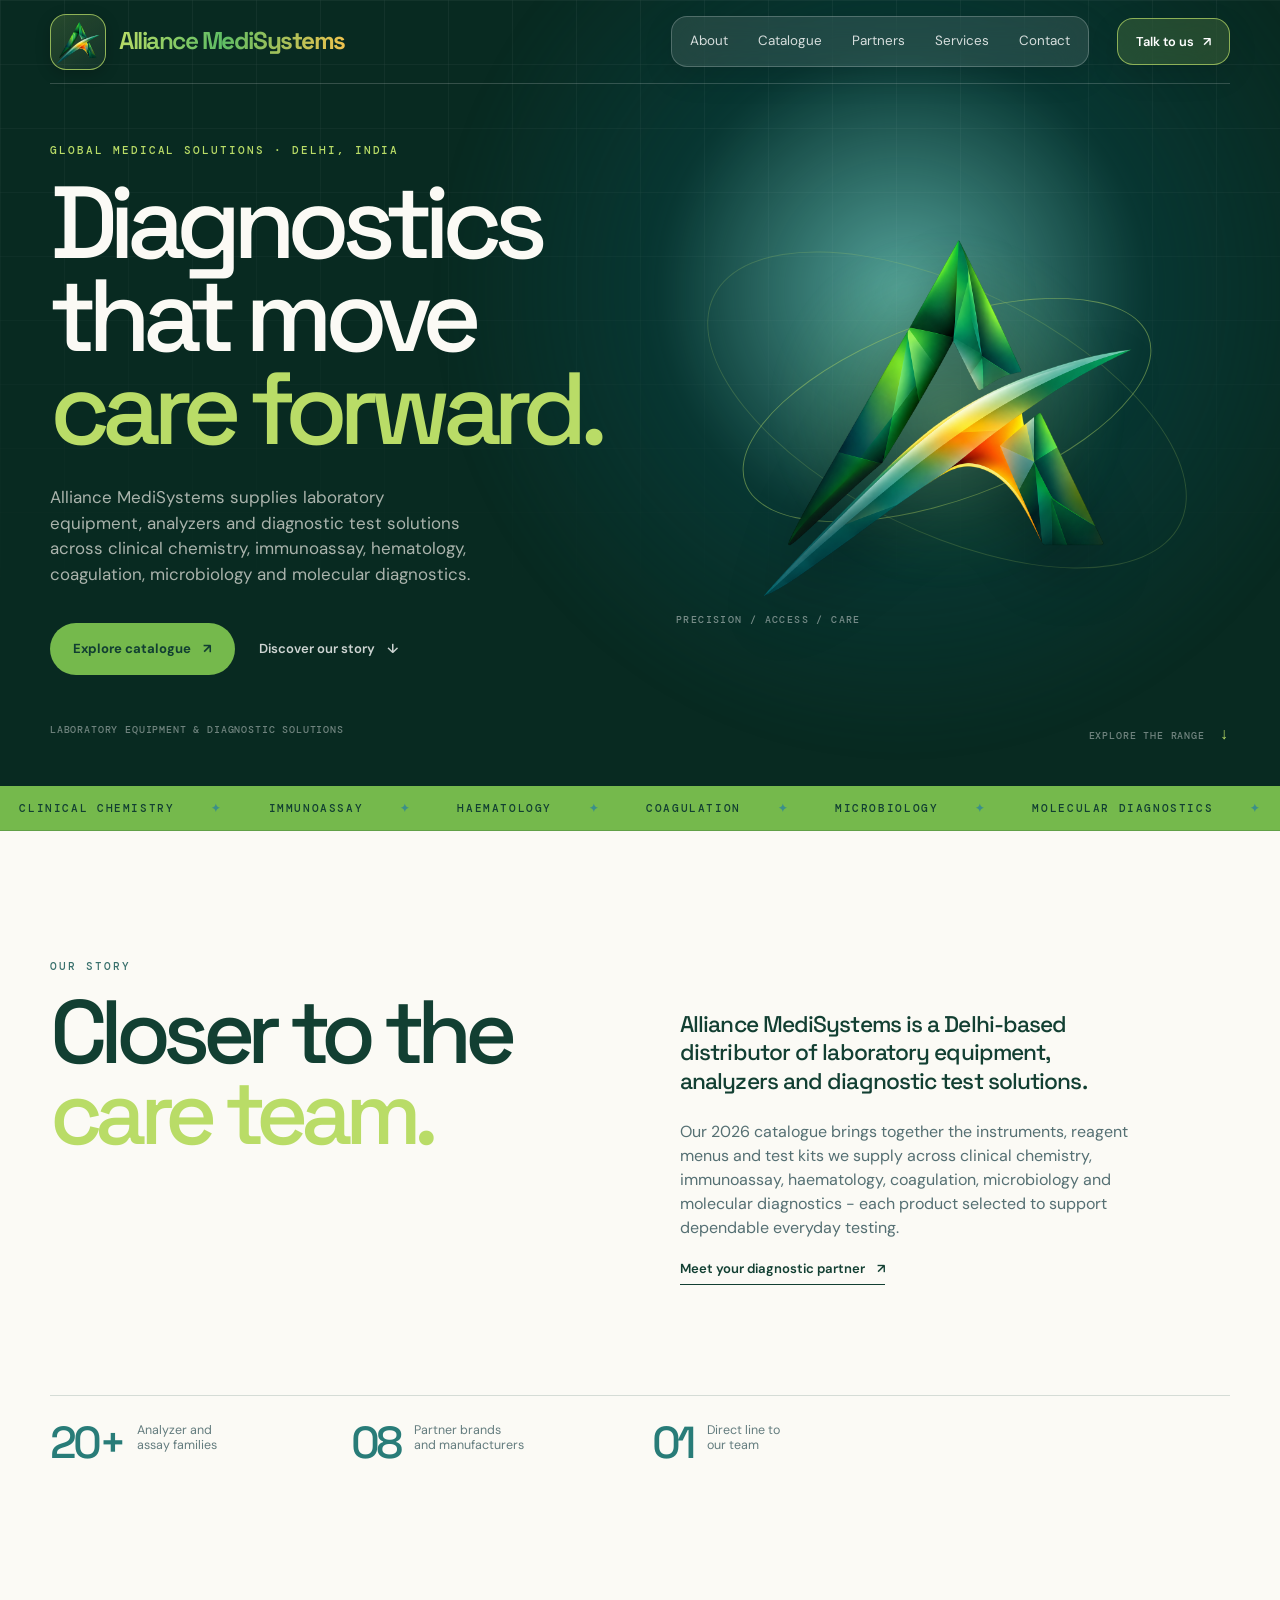
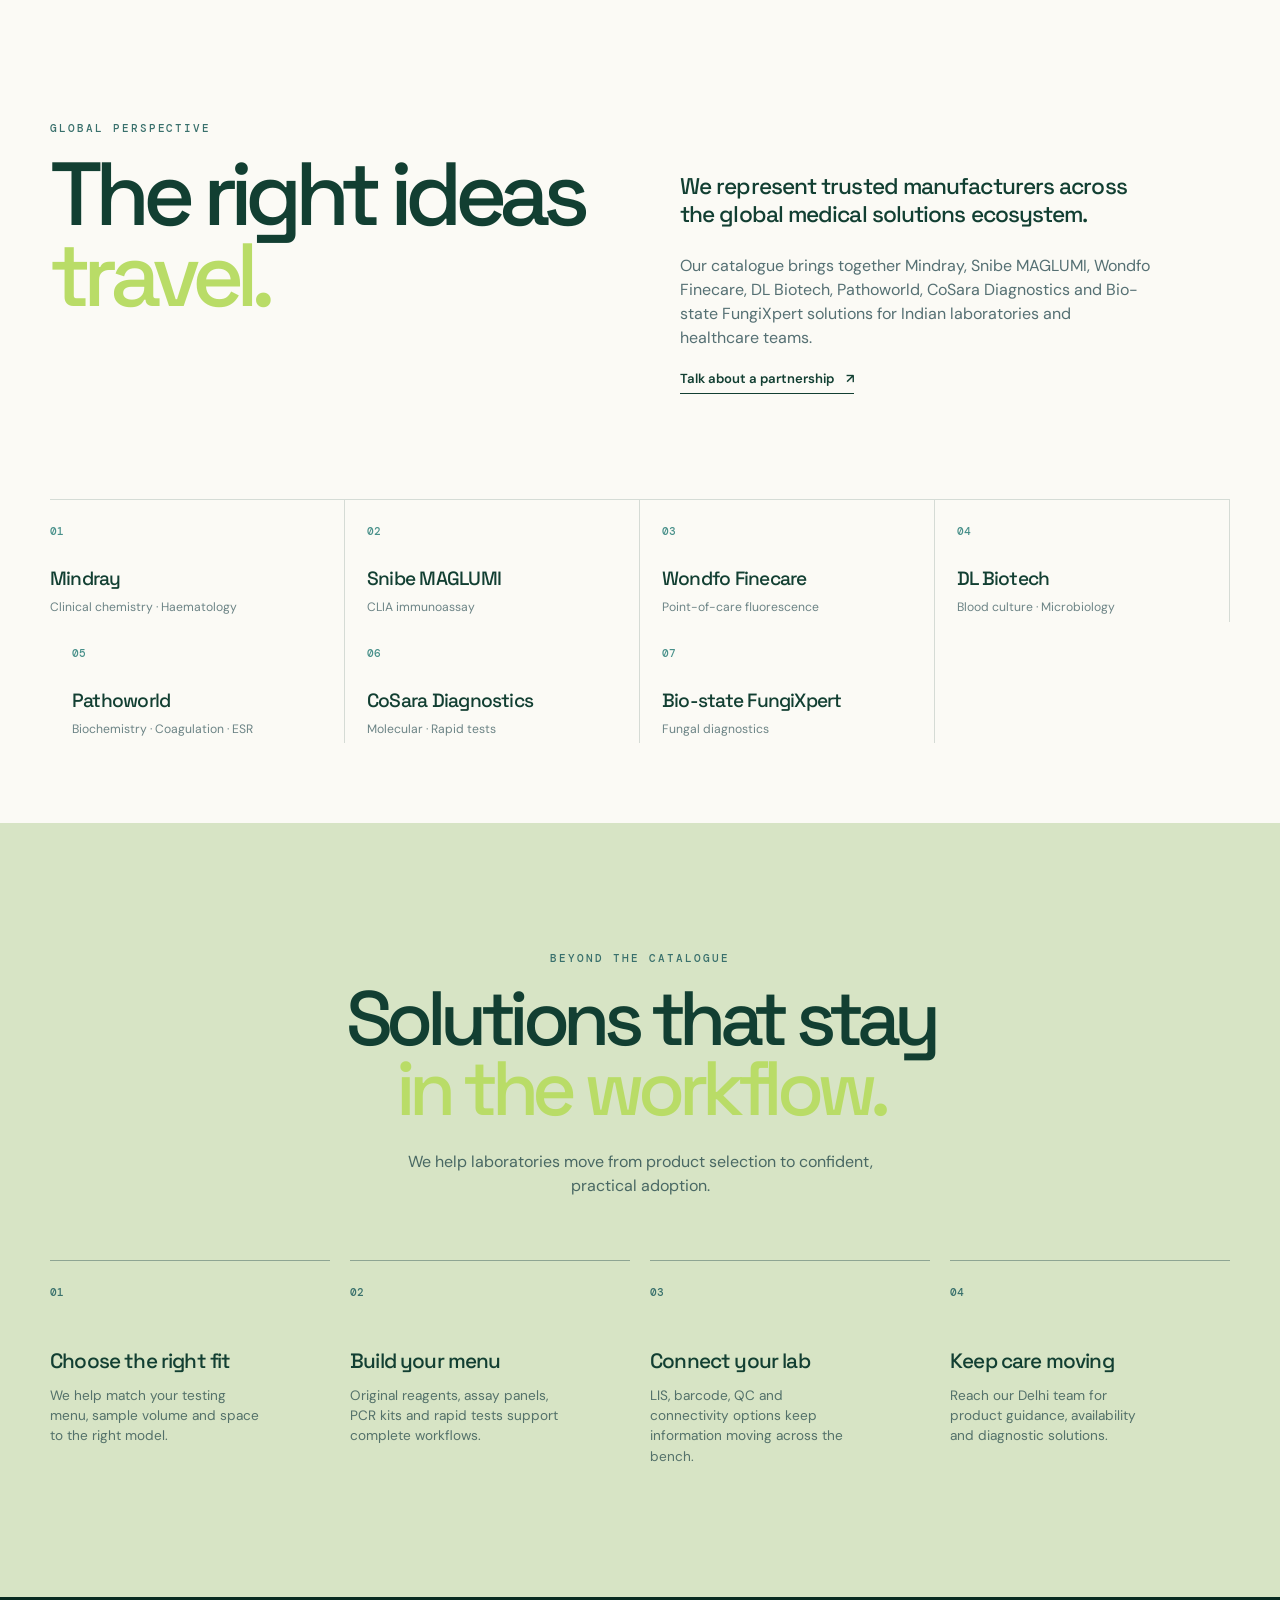
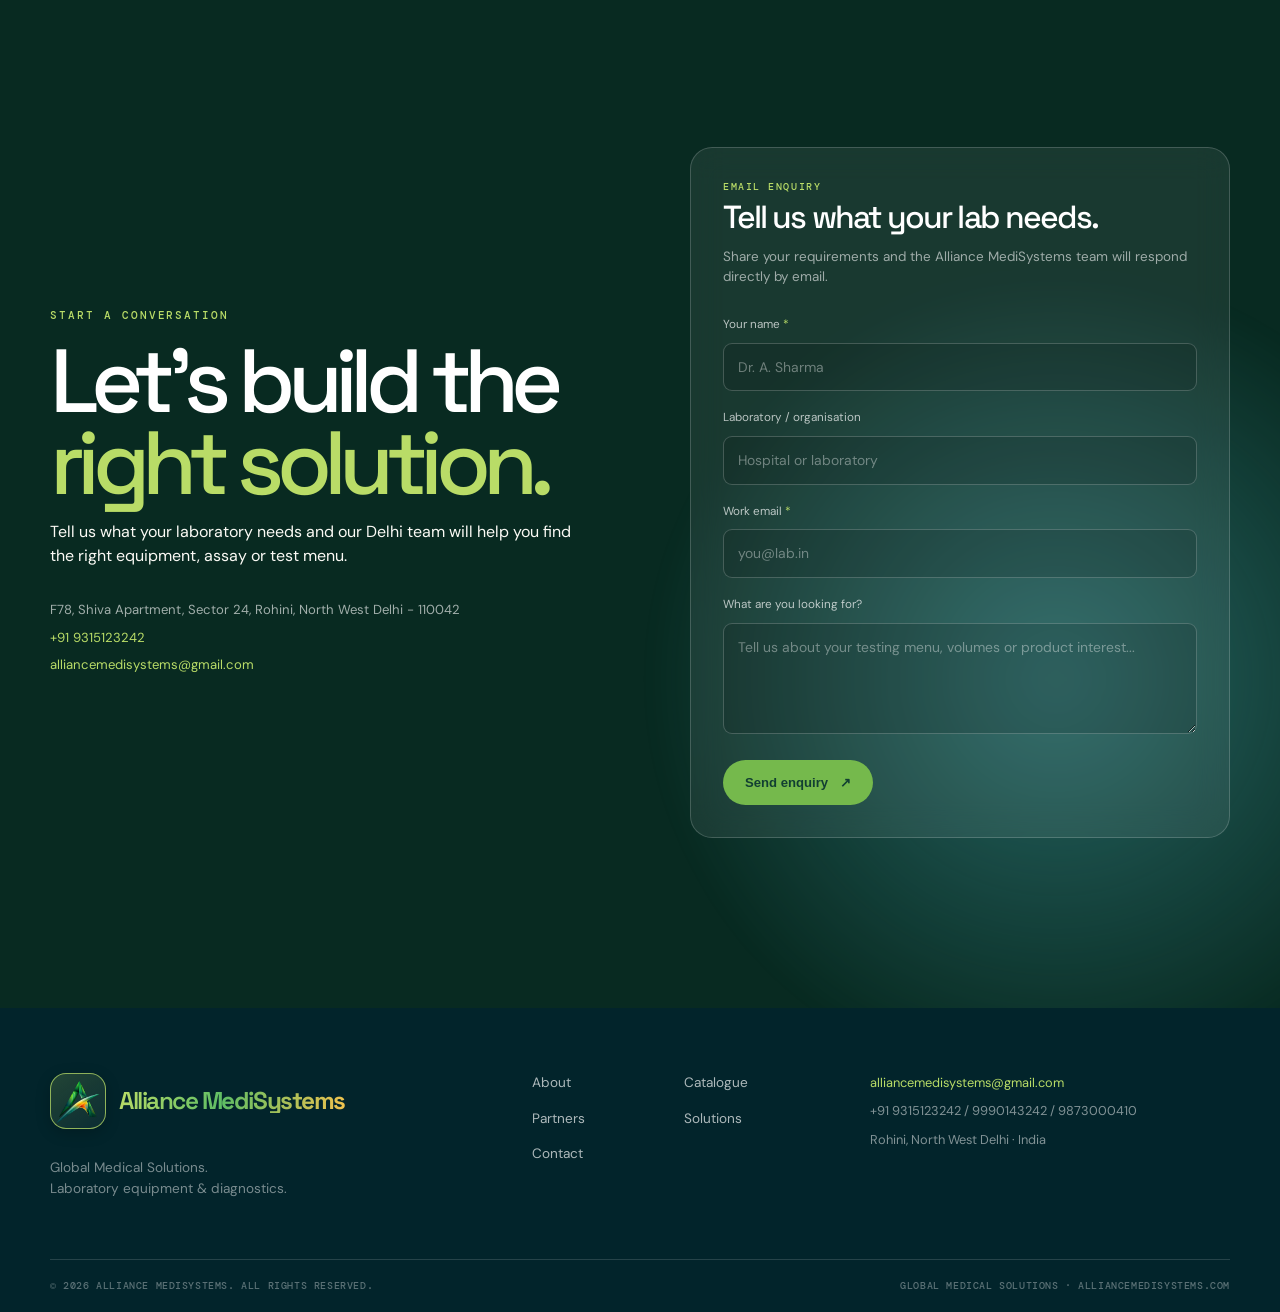
<file: index.html>
<!doctype html>
<html lang="en">
  <head>
    <meta charset="UTF-8" />
    <meta name="viewport" content="width=device-width, initial-scale=1.0" />
    <meta name="description" content="Alliance MediSystems brings dependable diagnostic instruments, assays and laboratory support to healthcare teams." />
    <meta name="theme-color" content="#062e35" />
    <title>Alliance MediSystems — Diagnostic confidence, delivered</title>
    <link rel="icon" href="alliance-logo-transparent.png" type="image/png" />
    <link rel="stylesheet" href="styles.css" />
  </head>
  <body>
    <header class="site-header">
      <div class="container nav-wrap">
        <a class="brand" href="#top" aria-label="Alliance MediSystems home">
          <span class="logo-box"><img src="alliance-logo-transparent.png" alt="" /></span>
          <span>Alliance <strong>MediSystems</strong></span>
        </a>
        <nav class="nav-links" aria-label="Primary navigation">
          <a href="#about">About</a>
          <a href="catalogue.html">Catalogue</a>
          <a href="#partners">Partners</a>
          <a href="#services">Services</a>
          <a href="contact.html">Contact</a>
        </nav>
        <a class="nav-cta" href="#contact">Talk to us <span aria-hidden="true">↗</span></a>
      </div>
    </header>

    <main id="top">
      <section class="hero section-dark">
        <div class="hero-glow"></div>
        <div class="hero-grid"></div>
        <div class="container hero-content">
          <div class="hero-copy">
            <p class="eyebrow">Global medical solutions · Delhi, India</p>
            <h1>Diagnostics that move<br /><em>care forward.</em></h1>
            <p class="hero-intro">Alliance MediSystems supplies laboratory equipment, analyzers and diagnostic test solutions across clinical chemistry, immunoassay, hematology, coagulation, microbiology and molecular diagnostics.</p>
            <div class="hero-actions">
              <a class="button button-primary" href="catalogue.html">Explore catalogue <span aria-hidden="true">↗</span></a>
              <a class="text-link" href="#about">Discover our story <span aria-hidden="true">↓</span></a>
            </div>
          </div>
          <div class="hero-stage hero-logo-stage" aria-label="Alliance MediSystems logo">
            <div class="orbit orbit-one"></div>
            <div class="orbit orbit-two"></div>
            <div class="hero-logo-halo"></div>
            <img class="hero-logo" src="alliance-logo-transparent.png" alt="Alliance MediSystems" />
            <div class="stage-label stage-label-bottom">PRECISION / ACCESS / CARE</div>
          </div>
        </div>
        <div class="container hero-foot">
          <span>Laboratory equipment & diagnostic solutions</span>
          <span class="scroll-cue">Explore the range <b>↓</b></span>
        </div>
      </section>

      <section class="ticker" aria-label="Company focus">
        <div class="ticker-track"><span>CLINICAL CHEMISTRY <b>✦</b></span><span>IMMUNOASSAY <b>✦</b></span><span>HAEMATOLOGY <b>✦</b></span><span>COAGULATION <b>✦</b></span><span>MICROBIOLOGY <b>✦</b></span><span>MOLECULAR DIAGNOSTICS <b>✦</b></span></div>
      </section>

      <section class="section section-paper" id="about">
        <div class="container split-layout">
          <div class="section-heading">
            <p class="eyebrow eyebrow-dark">Our story</p>
            <h2>Closer to the<br /><em>care team.</em></h2>
          </div>
          <div class="story-copy">
            <p class="lead">Alliance MediSystems is a Delhi-based distributor of laboratory equipment, analyzers and diagnostic test solutions.</p>
            <p>Our 2026 catalogue brings together the instruments, reagent menus and test kits we supply across clinical chemistry, immunoassay, haematology, coagulation, microbiology and molecular diagnostics - each product selected to support dependable everyday testing.</p>
            <a class="dark-link" href="#contact">Meet your diagnostic partner <span aria-hidden="true">↗</span></a>
          </div>
        </div>
        <div class="container stats-row">
          <div class="stat"><strong>20+</strong><span>Analyzer and<br />assay families</span></div>
          <div class="stat"><strong>08</strong><span>Partner brands<br />and manufacturers</span></div>
          <div class="stat"><strong>01</strong><span>Direct line to<br />our team</span></div>
        </div>
      </section>

      <section class="section section-paper partners-section" id="partners">
        <div class="container split-layout">
          <div class="section-heading"><p class="eyebrow eyebrow-dark">Global perspective</p><h2>The right ideas<br /><em>travel.</em></h2></div>
          <div class="story-copy"><p class="lead">We represent trusted manufacturers across the global medical solutions ecosystem.</p><p>Our catalogue brings together Mindray, Snibe MAGLUMI, Wondfo Finecare, DL Biotech, Pathoworld, CoSara Diagnostics and Bio-state FungiXpert solutions for Indian laboratories and healthcare teams.</p><a class="dark-link" href="#contact">Talk about a partnership <span aria-hidden="true">↗</span></a></div>
        </div>
        <div class="container partner-list">
          <div><span>01</span><strong>Mindray</strong><small>Clinical chemistry · Haematology</small></div>
          <div><span>02</span><strong>Snibe MAGLUMI</strong><small>CLIA immunoassay</small></div>
          <div><span>03</span><strong>Wondfo Finecare</strong><small>Point-of-care fluorescence</small></div>
          <div><span>04</span><strong>DL Biotech</strong><small>Blood culture · Microbiology</small></div>
          <div><span>05</span><strong>Pathoworld</strong><small>Biochemistry · Coagulation · ESR</small></div>
          <div><span>06</span><strong>CoSara Diagnostics</strong><small>Molecular · Rapid tests</small></div>
          <div><span>07</span><strong>Bio-state FungiXpert</strong><small>Fungal diagnostics</small></div>
        </div>
      </section>

      <section class="section section-sage" id="services">
        <div class="container">
          <div class="section-heading centered"><p class="eyebrow eyebrow-dark">Beyond the catalogue</p><h2>Solutions that stay<br /><em>in the workflow.</em></h2><p>We help laboratories move from product selection to confident, practical adoption.</p></div>
          <div class="service-steps">
            <div class="service-step"><span>01</span><h3>Choose the right fit</h3><p>We help match your testing menu, sample volume and space to the right model.</p></div>
            <div class="service-step"><span>02</span><h3>Build your menu</h3><p>Original reagents, assay panels, PCR kits and rapid tests support complete workflows.</p></div>
            <div class="service-step"><span>03</span><h3>Connect your lab</h3><p>LIS, barcode, QC and connectivity options keep information moving across the bench.</p></div>
            <div class="service-step"><span>04</span><h3>Keep care moving</h3><p>Reach our Delhi team for product guidance, availability and diagnostic solutions.</p></div>
          </div>
        </div>
      </section>

      <section class="section contact-section section-dark" id="contact">
        <div class="hero-glow contact-glow"></div>
        <div class="container contact-layout">
          <div class="section-heading"><p class="eyebrow">Start a conversation</p><h2>Let’s build the<br /><em>right solution.</em></h2><p>Tell us what your laboratory needs and our Delhi team will help you find the right equipment, assay or test menu.</p><div class="contact-details"><span>F78, Shiva Apartment, Sector 24, Rohini, North West Delhi - 110042</span><a href="tel:+919315123242">+91 9315123242</a><a href="mailto:alliancemedisystems@gmail.com">alliancemedisystems@gmail.com</a></div></div>
          <div class="contact-card">
            <p class="form-eyebrow">Email enquiry</p><h3 class="form-title">Tell us what your lab needs.</h3><p class="form-intro">Share your requirements and the Alliance MediSystems team will respond directly by email.</p>
            <form action="mailto:alliancemedisystems@gmail.com" method="post" enctype="text/plain">
              <label for="name">Your name <span>*</span></label><input id="name" name="name" type="text" placeholder="Dr. A. Sharma" required />
              <label for="organisation">Laboratory / organisation</label><input id="organisation" name="organisation" type="text" placeholder="Hospital or laboratory" />
              <label for="email">Work email <span>*</span></label><input id="email" name="email" type="email" placeholder="you@lab.in" required />
              <label for="message">What are you looking for?</label><textarea id="message" name="message" rows="4" placeholder="Tell us about your testing menu, volumes or product interest..."></textarea>
              <button class="button button-primary" type="submit">Send enquiry <span aria-hidden="true">↗</span></button>
            </form>
          </div>
        </div>
      </section>
    </main>

    <footer class="site-footer">
      <div class="container footer-main">
        <div><a class="brand brand-footer" href="#top"><span class="logo-box"><img src="alliance-logo-transparent.png" alt="" /></span><span>Alliance <strong>MediSystems</strong></span></a><p>Global Medical Solutions.<br />Laboratory equipment & diagnostics.</p></div>
        <div class="footer-links"><a href="#about">About</a><a href="catalogue.html">Catalogue</a><a href="#partners">Partners</a><a href="#services">Solutions</a><a href="contact.html">Contact</a></div>
        <div class="footer-contact"><span>alliancemedisystems@gmail.com</span><span>+91 9315123242 / 9990143242 / 9873000410</span><span>Rohini, North West Delhi · India</span></div>
      </div>
      <div class="container footer-bottom"><span>© 2026 Alliance MediSystems. All rights reserved.</span><span>Global Medical Solutions · alliancemedisystems.com</span></div>
    </footer>
  </body>
</html>
</file>
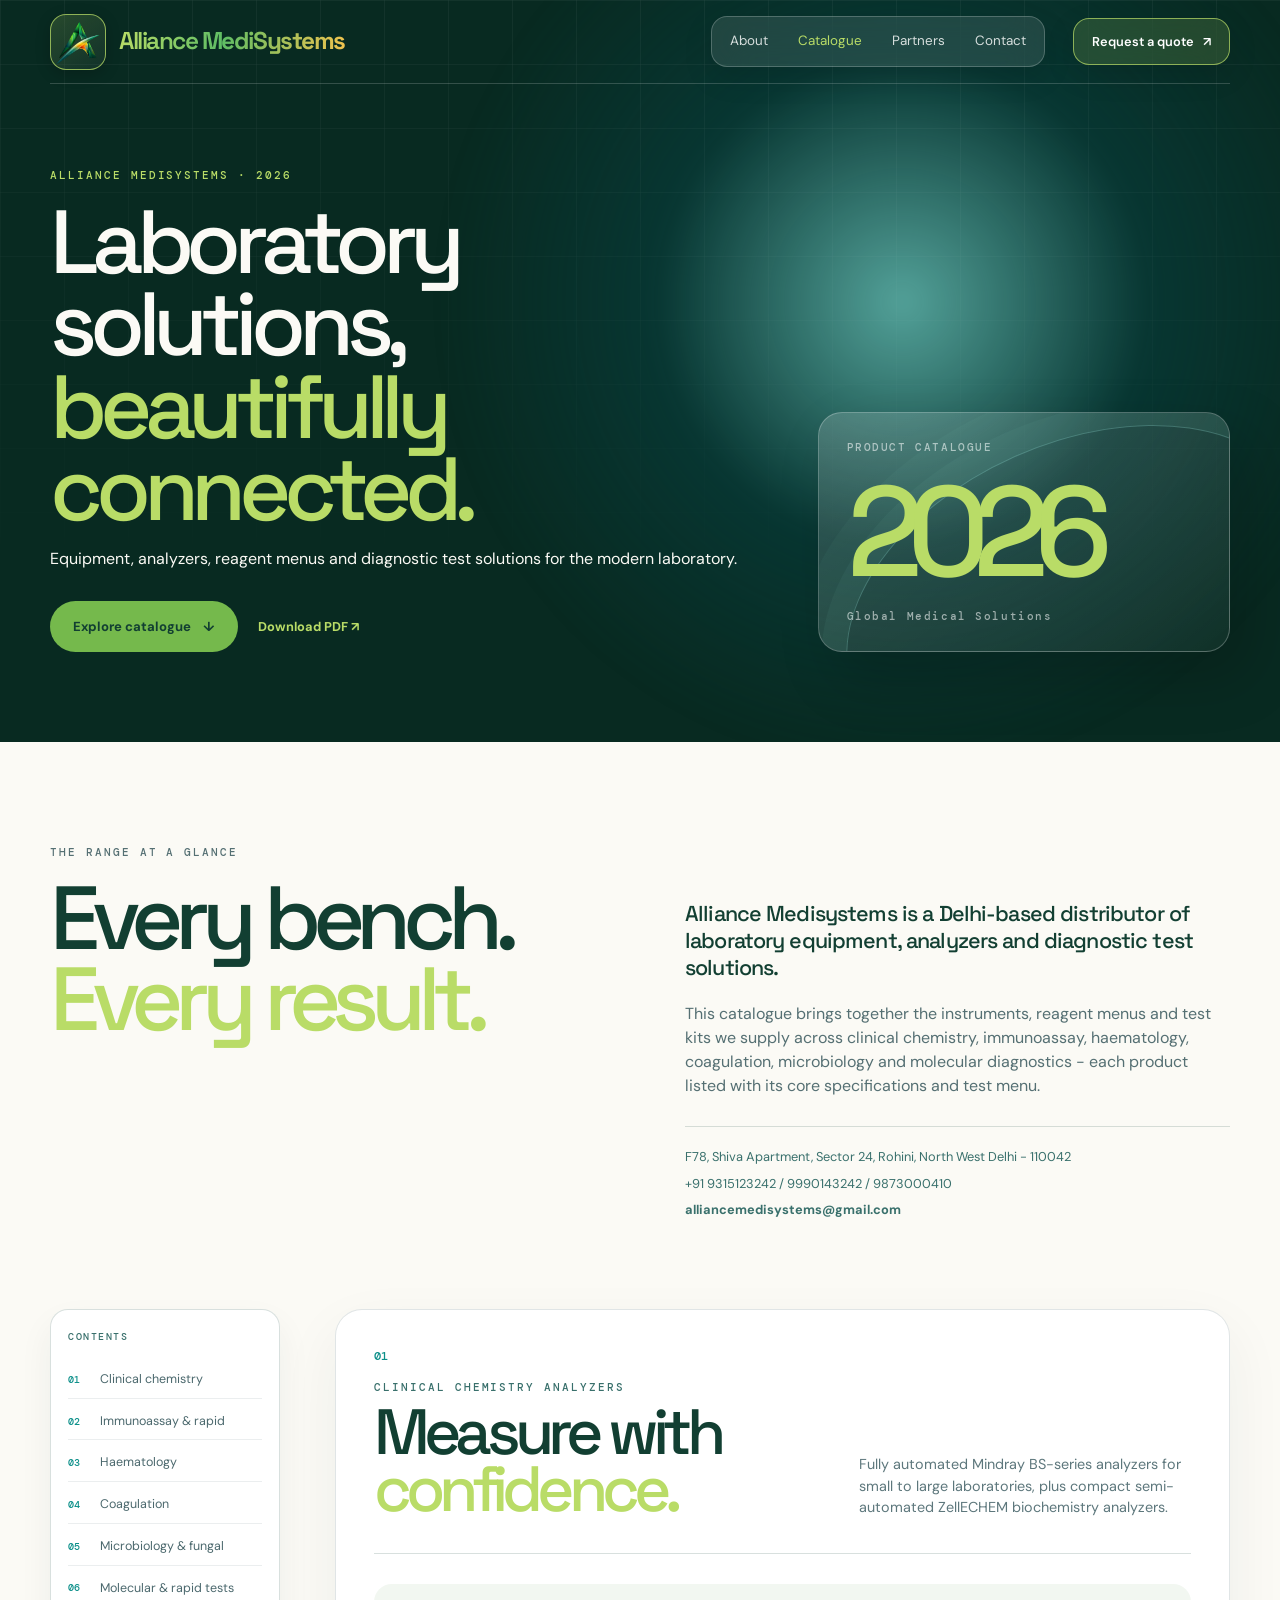
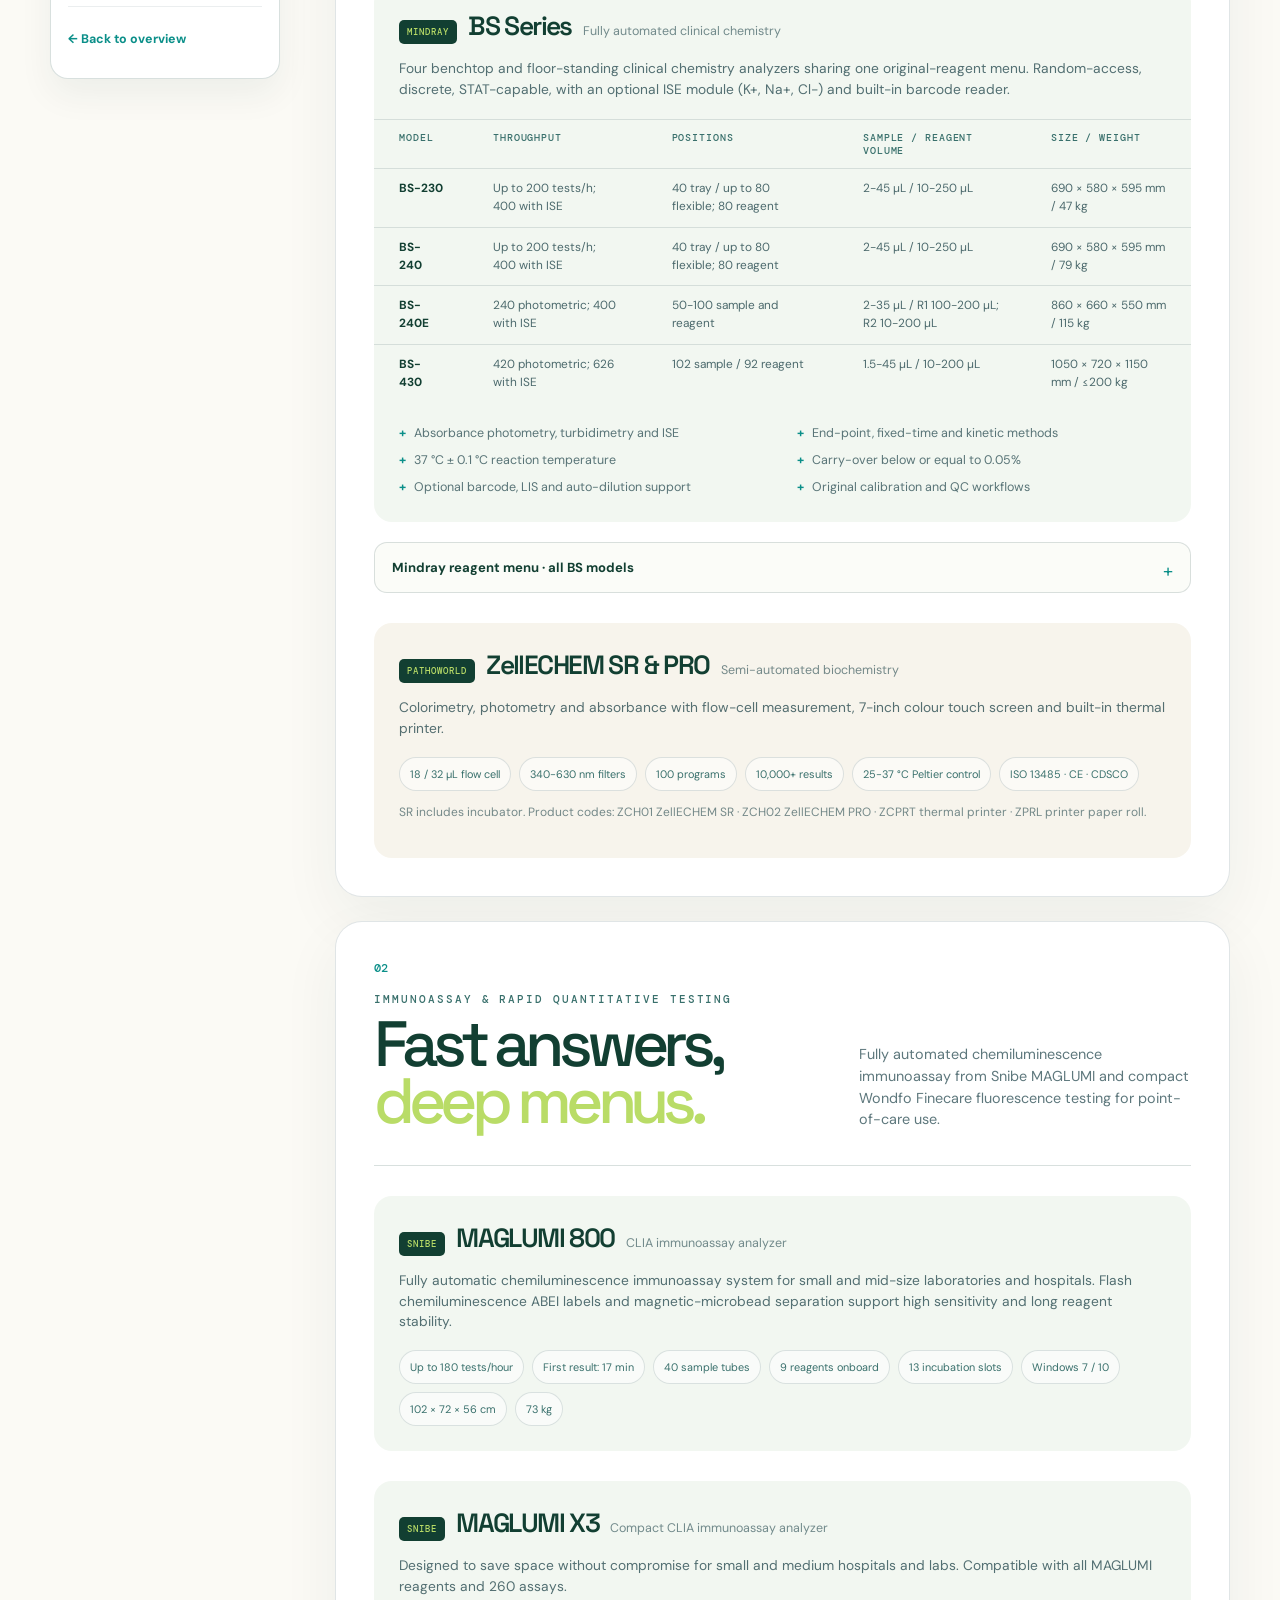
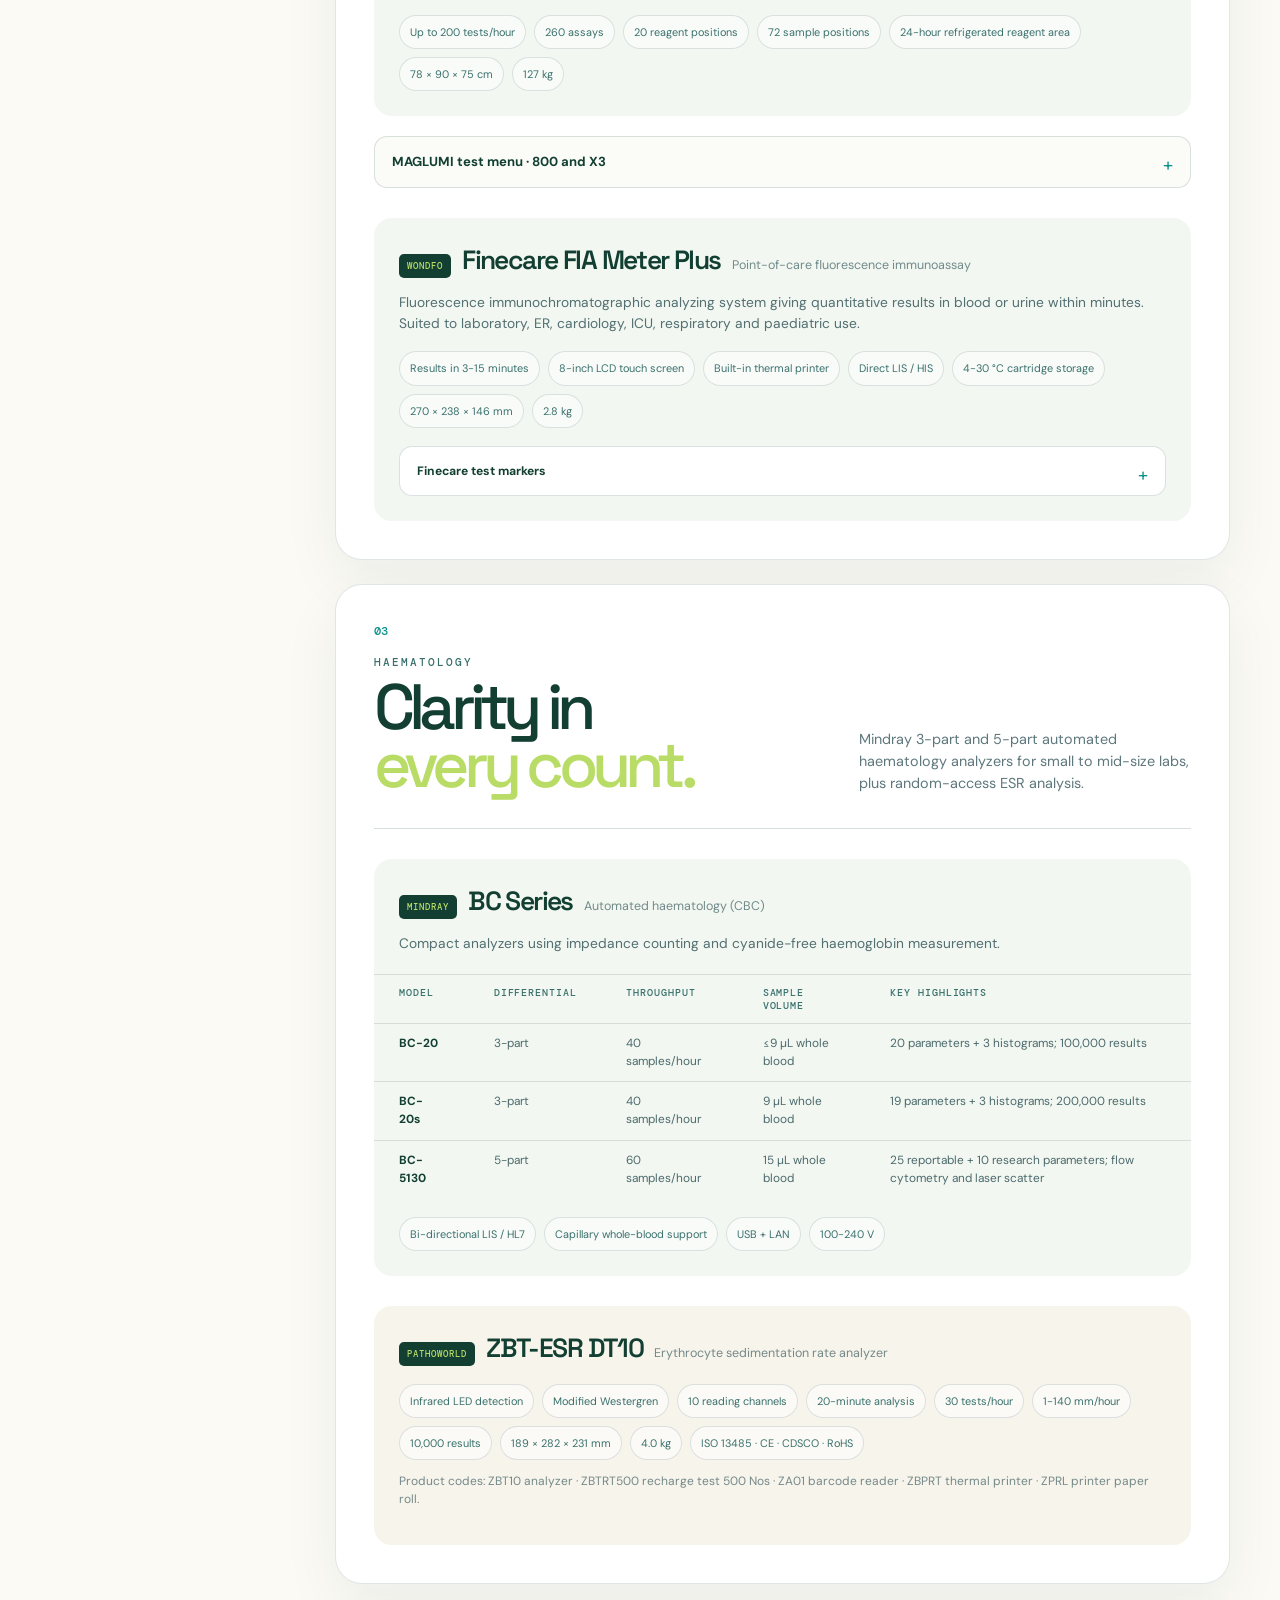
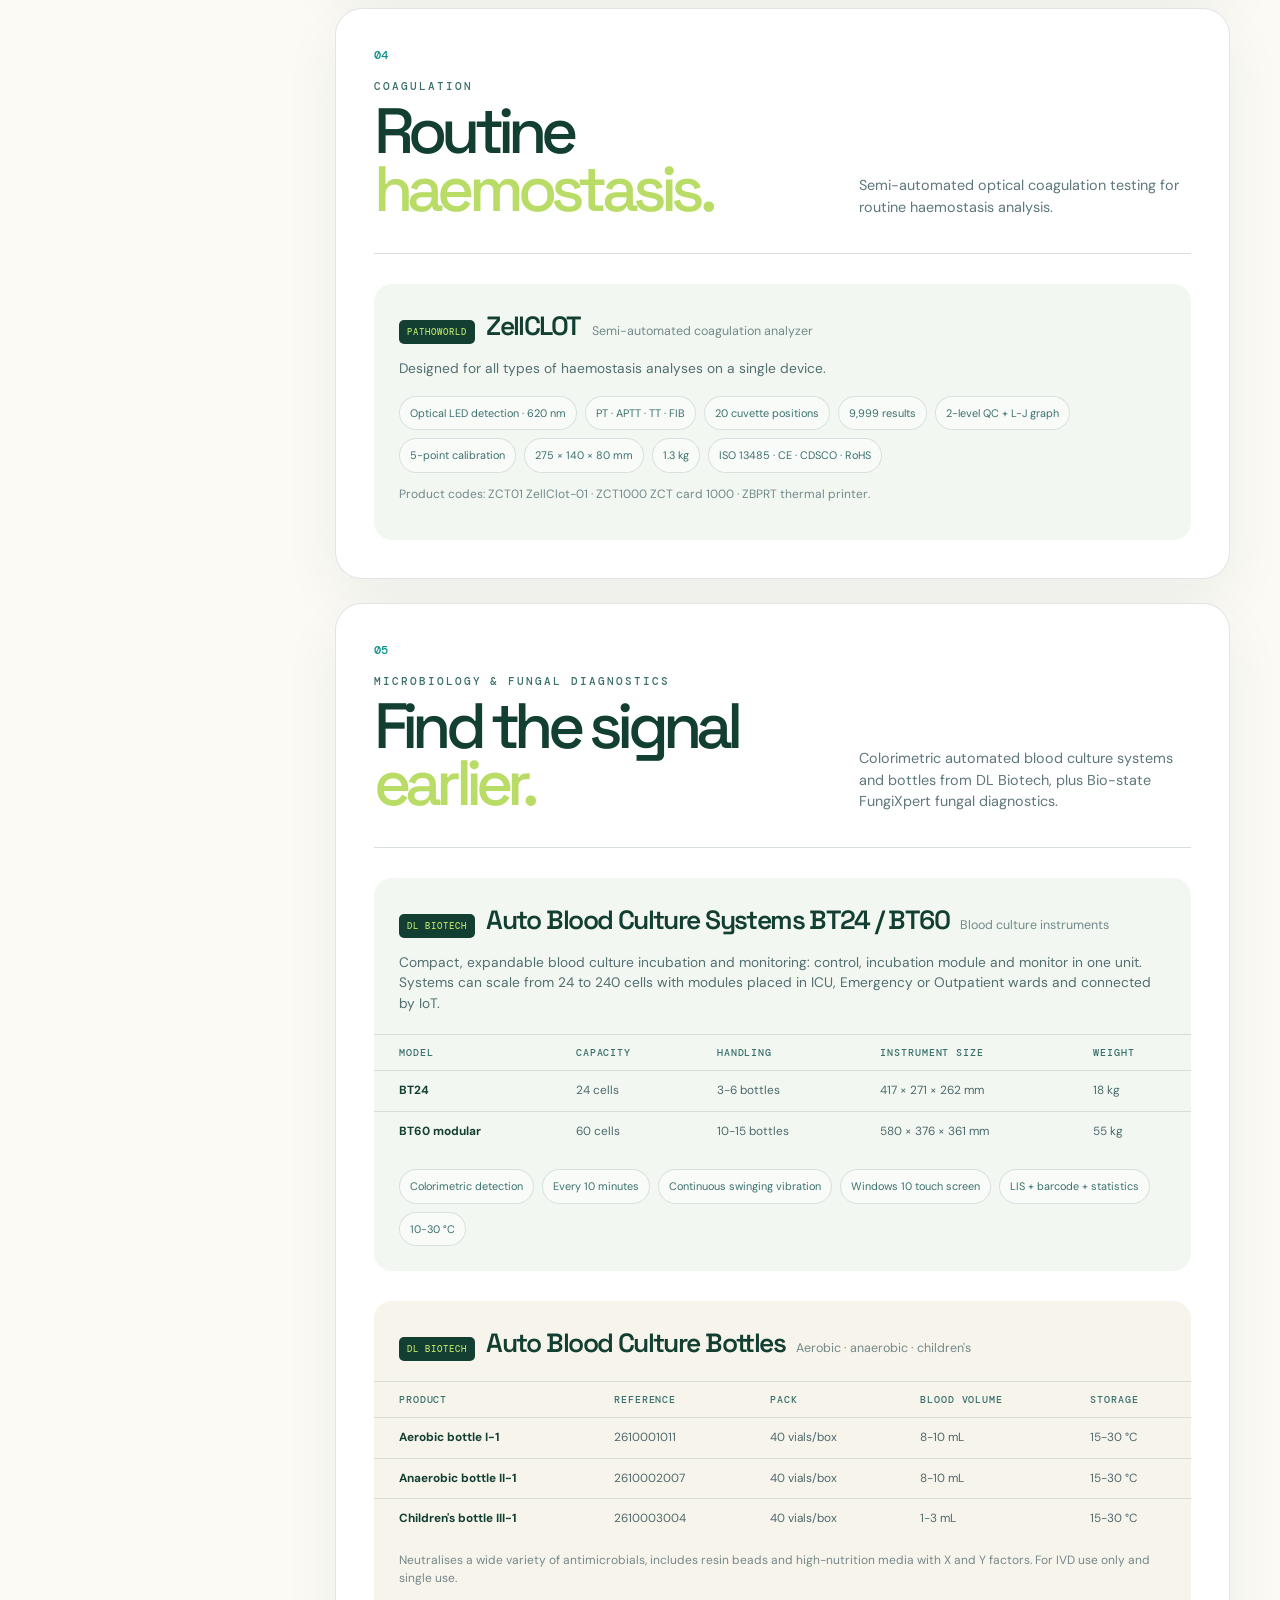
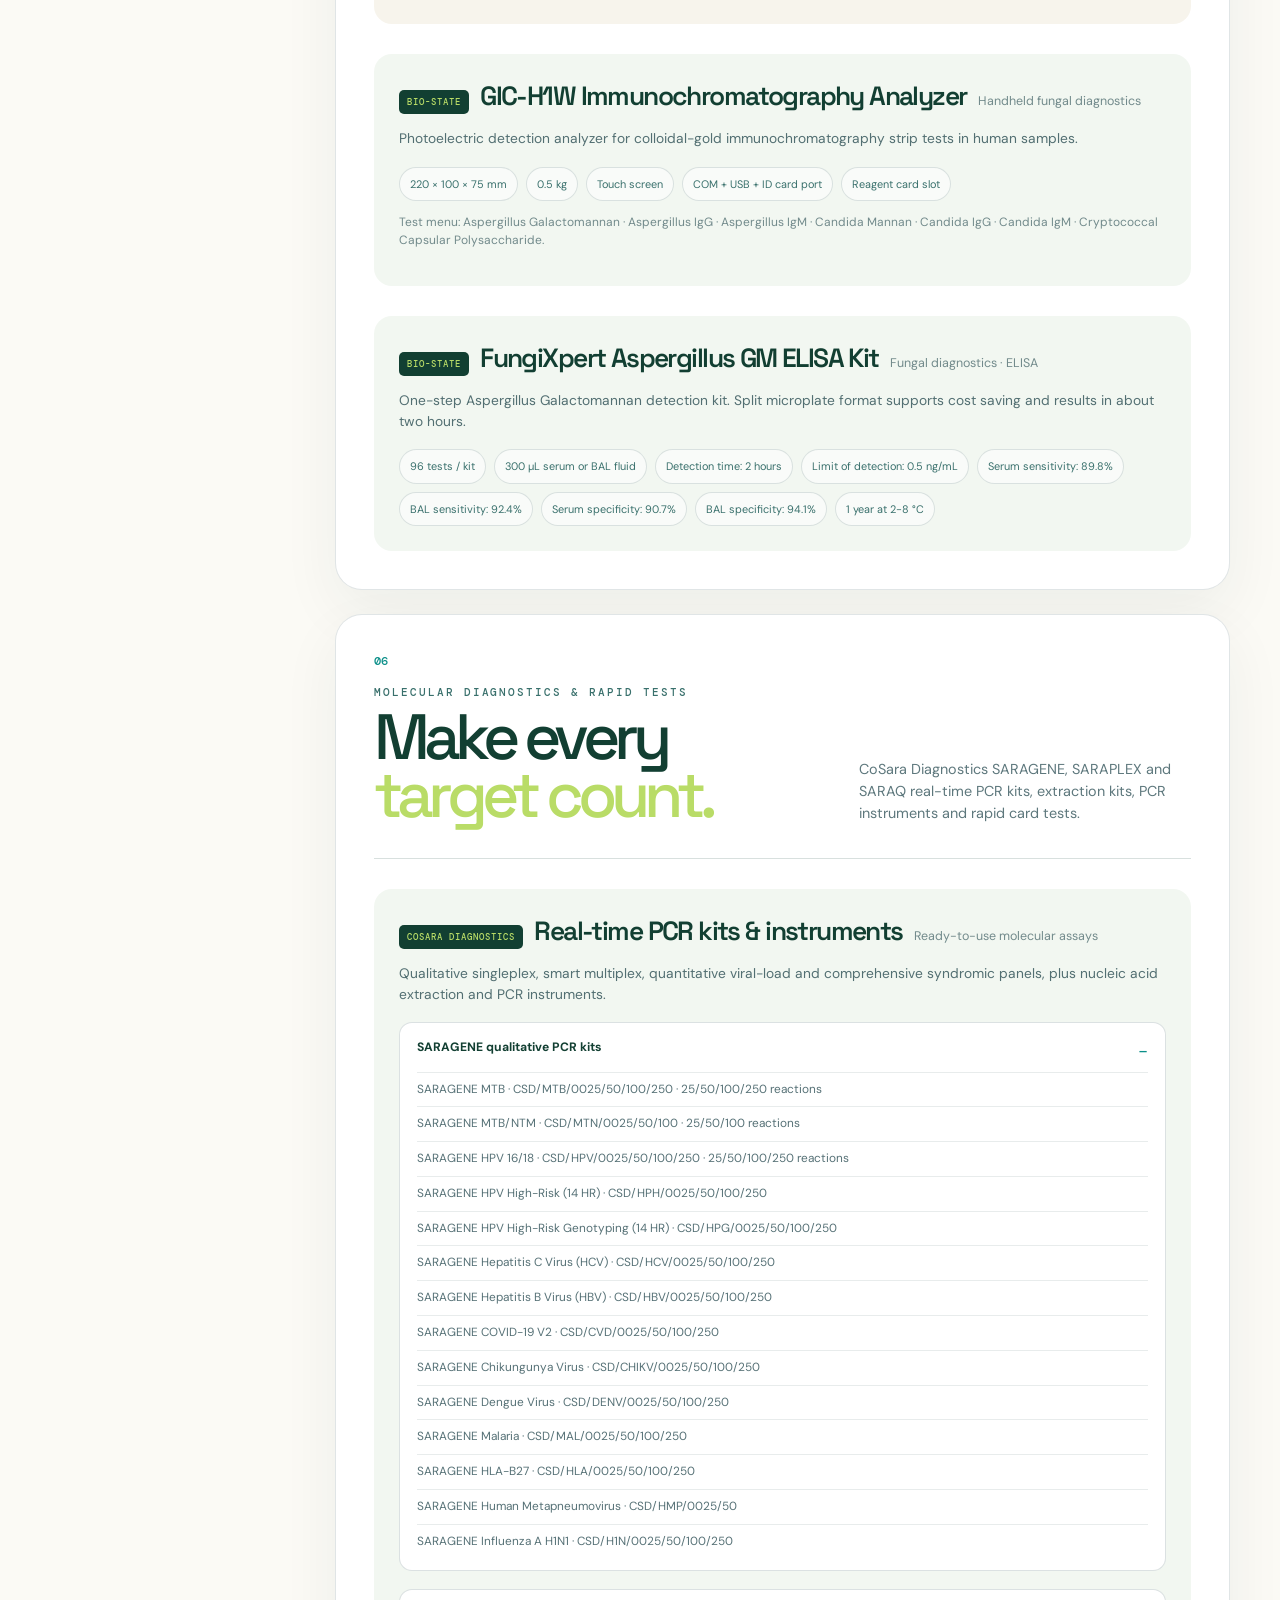
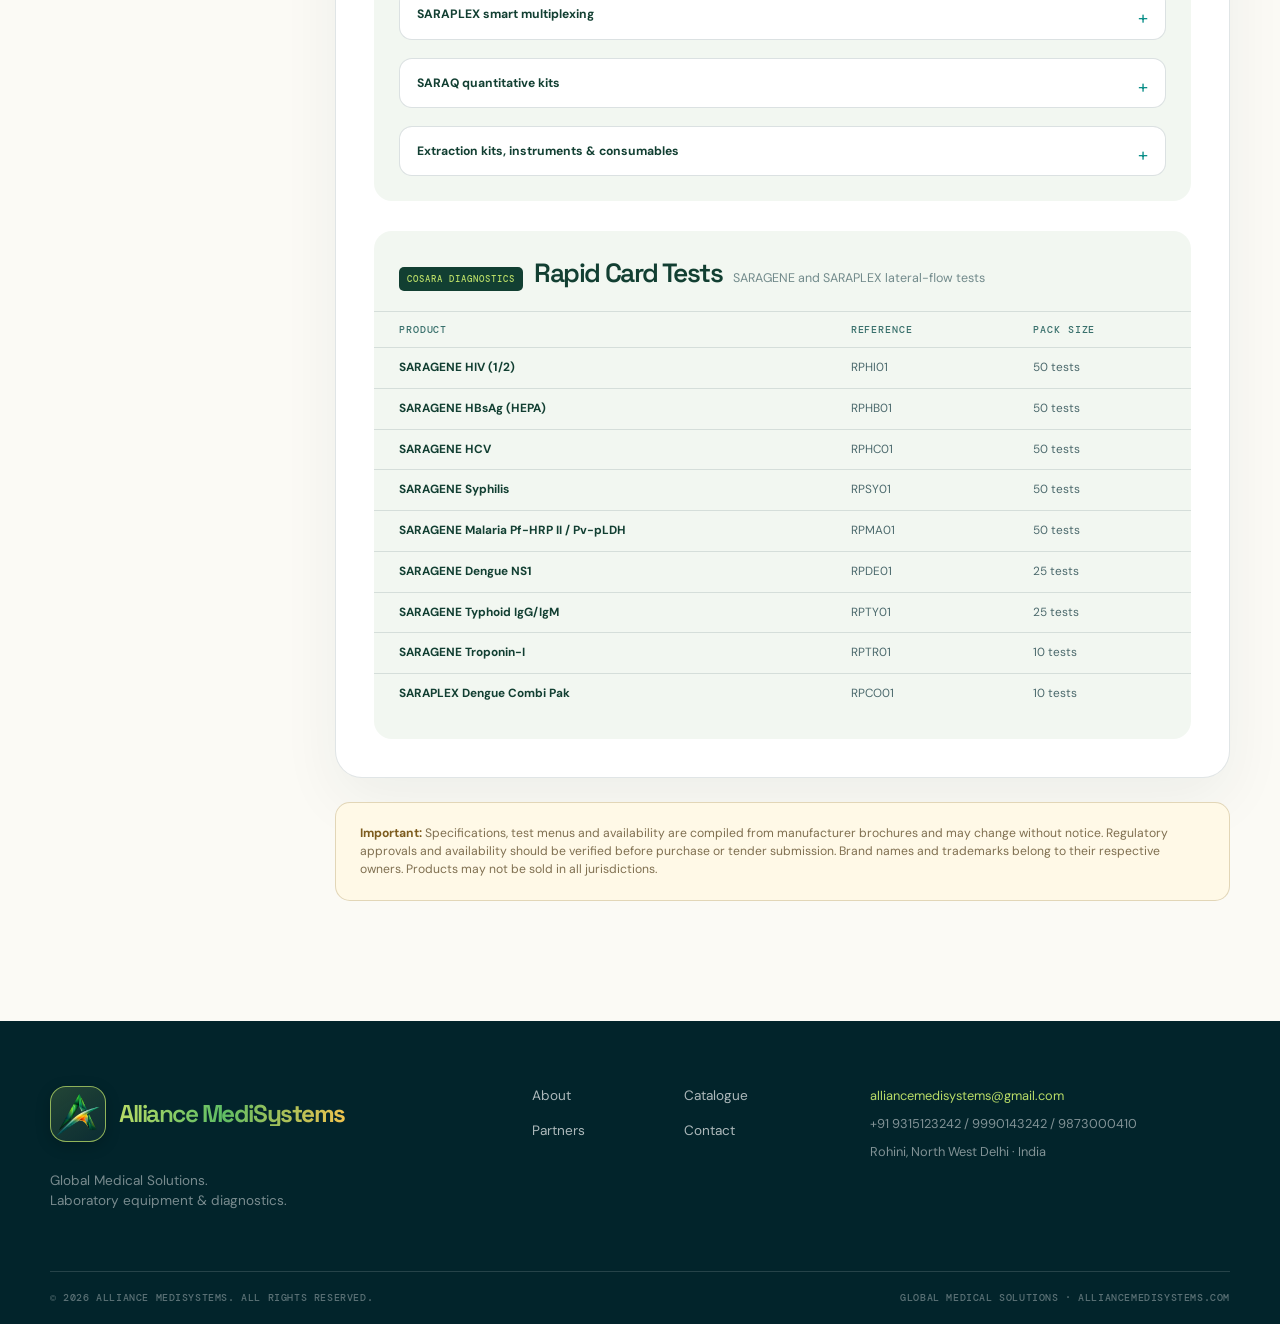
<file: catalogue.html>
<!doctype html>
<html lang="en">
  <head>
    <meta charset="UTF-8" />
    <meta name="viewport" content="width=device-width, initial-scale=1.0" />
    <meta name="description" content="Alliance MediSystems 2026 product catalogue: laboratory equipment, analyzers, reagent menus, PCR kits and rapid diagnostic solutions." />
    <meta name="theme-color" content="#062e35" />
    <title>Product Catalogue 2026 — Alliance MediSystems</title>
    <link rel="icon" href="alliance-logo-transparent.png" type="image/png" />
    <link rel="stylesheet" href="styles.css" />
    <link rel="stylesheet" href="catalogue.css" />
  </head>
  <body class="catalog-page">
    <header class="catalog-nav">
      <div class="container nav-wrap">
        <a class="brand" href="index.html" aria-label="Alliance MediSystems home"><span class="logo-box"><img src="alliance-logo-transparent.png" alt="" /></span><span>Alliance <strong>MediSystems</strong></span></a>
        <nav class="nav-links" aria-label="Catalogue navigation"><a href="index.html#about">About</a><a class="active" href="catalogue.html">Catalogue</a><a href="index.html#partners">Partners</a><a href="contact.html">Contact</a></nav>
        <a class="nav-cta" href="index.html#contact">Request a quote <span aria-hidden="true">↗</span></a>
      </div>
    </header>

    <main>
      <section class="catalog-hero section-dark">
        <div class="hero-glow"></div><div class="hero-grid"></div>
        <div class="container catalog-hero-content">
          <div><p class="eyebrow">Alliance Medisystems · 2026</p><h1>Laboratory solutions,<br /><em>beautifully connected.</em></h1><p>Equipment, analyzers, reagent menus and diagnostic test solutions for the modern laboratory.</p><div class="catalog-hero-actions"><a class="button button-primary" href="#chemistry">Explore catalogue <span aria-hidden="true">↓</span></a><a class="catalog-download" href="Alliance_Medisystems_Product_Catalogue_2026.pdf" target="_blank" rel="noreferrer">Download PDF <span aria-hidden="true">↗</span></a></div></div>
          <div class="catalog-hero-card"><span>PRODUCT CATALOGUE</span><strong>2026</strong><small>Global Medical Solutions</small><div class="catalog-hero-lines"></div></div>
        </div>
      </section>

      <section class="catalog-intro section-paper">
        <div class="container intro-grid"><div><p class="eyebrow eyebrow-dark">The range at a glance</p><h2>Every bench.<br /><em>Every result.</em></h2></div><div><p class="intro-lead">Alliance Medisystems is a Delhi-based distributor of laboratory equipment, analyzers and diagnostic test solutions.</p><p>This catalogue brings together the instruments, reagent menus and test kits we supply across clinical chemistry, immunoassay, haematology, coagulation, microbiology and molecular diagnostics - each product listed with its core specifications and test menu.</p><div class="catalog-contact-strip"><span>F78, Shiva Apartment, Sector 24, Rohini, North West Delhi - 110042</span><span>+91 9315123242 / 9990143242 / 9873000410</span><a href="mailto:alliancemedisystems@gmail.com">alliancemedisystems@gmail.com</a></div></div></div>
      </section>

      <section class="catalog-body section-paper">
        <div class="container catalog-layout">
          <aside class="catalog-toc"><div class="toc-box"><span class="toc-label">CONTENTS</span><a href="#chemistry"><b>01</b> Clinical chemistry</a><a href="#immunoassay"><b>02</b> Immunoassay & rapid</a><a href="#haematology"><b>03</b> Haematology</a><a href="#coagulation"><b>04</b> Coagulation</a><a href="#microbiology"><b>05</b> Microbiology & fungal</a><a href="#molecular"><b>06</b> Molecular & rapid tests</a><a class="toc-home" href="index.html">← Back to overview</a></div></aside>

          <div class="catalog-content">
            <section class="catalog-section-card" id="chemistry">
              <div class="catalog-section-head"><div><span class="section-number">01</span><p class="eyebrow eyebrow-dark">Clinical chemistry analyzers</p><h2>Measure with<br /><em>confidence.</em></h2></div><p>Fully automated Mindray BS-series analyzers for small to large laboratories, plus compact semi-automated ZellECHEM biochemistry analyzers.</p></div>
              <div class="product-block"><div class="product-title"><span class="brand-tag">MINDRAY</span><h3>BS Series</h3><p>Fully automated clinical chemistry</p></div><p>Four benchtop and floor-standing clinical chemistry analyzers sharing one original-reagent menu. Random-access, discrete, STAT-capable, with an optional ISE module (K+, Na+, Cl-) and built-in barcode reader.</p><div class="table-scroll"><table><thead><tr><th>Model</th><th>Throughput</th><th>Positions</th><th>Sample / reagent volume</th><th>Size / weight</th></tr></thead><tbody><tr><th>BS-230</th><td>Up to 200 tests/h; 400 with ISE</td><td>40 tray / up to 80 flexible; 80 reagent</td><td>2-45 µL / 10-250 µL</td><td>690 × 580 × 595 mm / 47 kg</td></tr><tr><th>BS-240</th><td>Up to 200 tests/h; 400 with ISE</td><td>40 tray / up to 80 flexible; 80 reagent</td><td>2-45 µL / 10-250 µL</td><td>690 × 580 × 595 mm / 79 kg</td></tr><tr><th>BS-240E</th><td>240 photometric; 400 with ISE</td><td>50-100 sample and reagent</td><td>2-35 µL / R1 100-200 µL; R2 10-200 µL</td><td>860 × 660 × 550 mm / 115 kg</td></tr><tr><th>BS-430</th><td>420 photometric; 626 with ISE</td><td>102 sample / 92 reagent</td><td>1.5-45 µL / 10-200 µL</td><td>1050 × 720 × 1150 mm / ≤200 kg</td></tr></tbody></table></div><ul class="feature-list"><li>Absorbance photometry, turbidimetry and ISE</li><li>End-point, fixed-time and kinetic methods</li><li>37 °C ± 0.1 °C reaction temperature</li><li>Carry-over below or equal to 0.05%</li><li>Optional barcode, LIS and auto-dilution support</li><li>Original calibration and QC workflows</li></ul></div>
              <details class="menu-details"><summary>Mindray reagent menu · all BS models</summary><div class="menu-grid"><div><b>Hepatic</b><p>ALT · AST · ALP · γ-GT · Direct Bilirubin · Total Bilirubin · Total Protein · Albumin · Total Bile Acids · Prealbumin · Cholinesterase · α-L-Fucosidase · 5′-Nucleotidase</p></div><div><b>Renal</b><p>Urea · Creatinine · Uric Acid · Carbon Dioxide · Microalbumin · β2-Microglobulin · Cystatin C · Retinol Binding Protein · Total Protein in Urine & CSF</p></div><div><b>Diabetes</b><p>Glucose (GOD-POD) · Glucose (HK) · HbA1c · Fructosamine · β-Hydroxybutyrate</p></div><div><b>Cardiac</b><p>CK · CK-MB · LDH · α-HBDH · hs-CRP · Full Range CRP</p></div><div><b>Inorganic & anaemia</b><p>Iron · Ferritin · Transferrin · Calcium · Magnesium · Inorganic Phosphate · UIBC · G6PD</p></div><div><b>Lipid</b><p>Total Cholesterol · Triglycerides · HDL-C · LDL-C · Apolipoprotein A1 · Apolipoprotein B · Lipoprotein(a)</p></div><div><b>Immune & rheumatism</b><p>IgA · IgG · IgM · Complement C3 · Complement C4 · CRP · Rheumatoid Factor · ASO</p></div><div><b>Lung & pancreatitis</b><p>Adenosine Deaminase (ADA) · Angiotensin Converting Enzyme (ACE) · α-Amylase · Lipase</p></div></div></details>
              <div class="product-block compact-block"><div class="product-title"><span class="brand-tag">PATHOWORLD</span><h3>ZellECHEM SR & PRO</h3><p>Semi-automated biochemistry</p></div><p>Colorimetry, photometry and absorbance with flow-cell measurement, 7-inch colour touch screen and built-in thermal printer.</p><div class="spec-chips"><span>18 / 32 µL flow cell</span><span>340-630 nm filters</span><span>100 programs</span><span>10,000+ results</span><span>25-37 °C Peltier control</span><span>ISO 13485 · CE · CDSCO</span></div><p class="small-note">SR includes incubator. Product codes: ZCH01 ZellECHEM SR · ZCH02 ZellECHEM PRO · ZCPRT thermal printer · ZPRL printer paper roll.</p></div>
            </section>

            <section class="catalog-section-card" id="immunoassay">
              <div class="catalog-section-head"><div><span class="section-number">02</span><p class="eyebrow eyebrow-dark">Immunoassay & rapid quantitative testing</p><h2>Fast answers,<br /><em>deep menus.</em></h2></div><p>Fully automated chemiluminescence immunoassay from Snibe MAGLUMI and compact Wondfo Finecare fluorescence testing for point-of-care use.</p></div>
              <div class="product-block"><div class="product-title"><span class="brand-tag">SNIBE</span><h3>MAGLUMI 800</h3><p>CLIA immunoassay analyzer</p></div><p>Fully automatic chemiluminescence immunoassay system for small and mid-size laboratories and hospitals. Flash chemiluminescence ABEI labels and magnetic-microbead separation support high sensitivity and long reagent stability.</p><div class="spec-chips"><span>Up to 180 tests/hour</span><span>First result: 17 min</span><span>40 sample tubes</span><span>9 reagents onboard</span><span>13 incubation slots</span><span>Windows 7 / 10</span><span>102 × 72 × 56 cm</span><span>73 kg</span></div></div>
              <div class="product-block"><div class="product-title"><span class="brand-tag">SNIBE</span><h3>MAGLUMI X3</h3><p>Compact CLIA immunoassay analyzer</p></div><p>Designed to save space without compromise for small and medium hospitals and labs. Compatible with all MAGLUMI reagents and 260 assays.</p><div class="spec-chips"><span>Up to 200 tests/hour</span><span>260 assays</span><span>20 reagent positions</span><span>72 sample positions</span><span>24-hour refrigerated reagent area</span><span>78 × 90 × 75 cm</span><span>127 kg</span></div></div>
              <details class="menu-details"><summary>MAGLUMI test menu · 800 and X3</summary><div class="menu-grid wide-menu"><div><b>Thyroid</b><p>TSH · Total T4 · Total T3 · Free T4 · Free T3 · Thyroglobulin · Anti-Tg · Anti-TPO · TRAb · TMA · Rev T3 · T-Uptake</p></div><div><b>Fertility & reproductive</b><p>FSH · LH · Total β-HCG · Prolactin · Estradiol · Testosterone · Free Testosterone · DHEA-S · Progesterone · AMH · SHBG · PlGF · sFlt-1 · Inhibin A/B</p></div><div><b>Infectious disease</b><p>TORCH · Hepatitis · HIV Ab/Ag Combi · Syphilis · Chagas · HTLV I+II · H. pylori · Dengue · Monkeypox · TB-IGRAs · Zika · Chlamydia</p></div><div><b>Autoimmune</b><p>ANA Screen · ENA Screen · Anti-dsDNA · Anti-Sm · Anti-Rib-P · Anti-SS-B · Anti-SS-A/Ro · Anti-Jo-1 · Anti-Scl-70 · Anti-Centromeres · Anti-CCP · RF · tTG · DGP · AMA-M2 · Anti-MPO · Anti-PR3 · Anti-GBM · Anti-Cardiolipin</p></div><div><b>Tumor markers</b><p>AFP · CEA · Total PSA · Free PSA · CA 125 · CA 15-3 · CA 19-9 · PAP · CA 50 · CA 242 · CYFRA 21-1 · CA 72-4 · NSE · S-100 · SCCA · ProGRP · HE4 · HER-2 · PIVKA-II · Pepsinogen I/II · Gastrin-17</p></div><div><b>Cardiac & inflammation</b><p>CK-MB · Troponin I · Myoglobin · hs-cTnI · hs-CRP · H-FABP · NT-proBNP · BNP · Lp-PLA2 · MPO · Homocysteine · CRP · PCT · IL-6 · SAA · TNF-α · IgE · VEGF</p></div><div><b>Coagulation, bone & kidney</b><p>D-Dimer · TAT · TM · PIC · tPAIC · Calcitonin · Osteocalcin · 25-OH Vitamin D · Intact PTH · β-CTx · Total P1NP · β2-Microglobulin · Albumin · NGAL · Hyaluronic Acid · Collagen IV · Laminin</p></div><div><b>Other menus</b><p>Glyco metabolism · Hypertension · Prenatal screening · Drug monitoring · Neurology · Veterinary · STAT-X markers</p></div></div></details>
              <div class="product-block"><div class="product-title"><span class="brand-tag">WONDFO</span><h3>Finecare FIA Meter Plus</h3><p>Point-of-care fluorescence immunoassay</p></div><p>Fluorescence immunochromatographic analyzing system giving quantitative results in blood or urine within minutes. Suited to laboratory, ER, cardiology, ICU, respiratory and paediatric use.</p><div class="spec-chips"><span>Results in 3-15 minutes</span><span>8-inch LCD touch screen</span><span>Built-in thermal printer</span><span>Direct LIS / HIS</span><span>4-30 °C cartridge storage</span><span>270 × 238 × 146 mm</span><span>2.8 kg</span></div><details class="nested-details"><summary>Finecare test markers</summary><div class="marker-table"><span>Infection / inflammation</span><span>PCT · CRP · 2-in-1 CRP + PCT · SAA</span><span>Cardiac</span><span>NT-proBNP · cTnI · Myoglobin · CK-MB · H-FABP · 3-in-1 cTnI/Myo/CK-MB · BNP · 2-in-1 cTnI/NT-proBNP</span><span>Tumor / diabetes</span><span>AFP · PSA · CEA · HbA1c</span><span>Renal</span><span>MAU · CysC · NGAL · β2-MG</span><span>Fertility / hormone</span><span>β-hCG · T3 · T4 · TSH</span><span>Coagulation</span><span>D-Dimer</span></div></details></div>
            </section>

            <section class="catalog-section-card" id="haematology">
              <div class="catalog-section-head"><div><span class="section-number">03</span><p class="eyebrow eyebrow-dark">Haematology</p><h2>Clarity in<br /><em>every count.</em></h2></div><p>Mindray 3-part and 5-part automated haematology analyzers for small to mid-size labs, plus random-access ESR analysis.</p></div>
              <div class="product-block"><div class="product-title"><span class="brand-tag">MINDRAY</span><h3>BC Series</h3><p>Automated haematology (CBC)</p></div><p>Compact analyzers using impedance counting and cyanide-free haemoglobin measurement.</p><div class="table-scroll"><table><thead><tr><th>Model</th><th>Differential</th><th>Throughput</th><th>Sample volume</th><th>Key highlights</th></tr></thead><tbody><tr><th>BC-20</th><td>3-part</td><td>40 samples/hour</td><td>≤9 µL whole blood</td><td>20 parameters + 3 histograms; 100,000 results</td></tr><tr><th>BC-20s</th><td>3-part</td><td>40 samples/hour</td><td>9 µL whole blood</td><td>19 parameters + 3 histograms; 200,000 results</td></tr><tr><th>BC-5130</th><td>5-part</td><td>60 samples/hour</td><td>15 µL whole blood</td><td>25 reportable + 10 research parameters; flow cytometry and laser scatter</td></tr></tbody></table></div><div class="spec-chips"><span>Bi-directional LIS / HL7</span><span>Capillary whole-blood support</span><span>USB + LAN</span><span>100-240 V</span></div></div>
              <div class="product-block compact-block"><div class="product-title"><span class="brand-tag">PATHOWORLD</span><h3>ZBT-ESR DT10</h3><p>Erythrocyte sedimentation rate analyzer</p></div><div class="spec-chips"><span>Infrared LED detection</span><span>Modified Westergren</span><span>10 reading channels</span><span>20-minute analysis</span><span>30 tests/hour</span><span>1-140 mm/hour</span><span>10,000 results</span><span>189 × 282 × 231 mm</span><span>4.0 kg</span><span>ISO 13485 · CE · CDSCO · RoHS</span></div><p class="small-note">Product codes: ZBT10 analyzer · ZBTRT500 recharge test 500 Nos · ZA01 barcode reader · ZBPRT thermal printer · ZPRL printer paper roll.</p></div>
            </section>

            <section class="catalog-section-card" id="coagulation">
              <div class="catalog-section-head"><div><span class="section-number">04</span><p class="eyebrow eyebrow-dark">Coagulation</p><h2>Routine<br /><em>haemostasis.</em></h2></div><p>Semi-automated optical coagulation testing for routine haemostasis analysis.</p></div>
              <div class="product-block"><div class="product-title"><span class="brand-tag">PATHOWORLD</span><h3>ZellCLOT</h3><p>Semi-automated coagulation analyzer</p></div><p>Designed for all types of haemostasis analyses on a single device.</p><div class="spec-chips"><span>Optical LED detection · 620 nm</span><span>PT · APTT · TT · FIB</span><span>20 cuvette positions</span><span>9,999 results</span><span>2-level QC + L-J graph</span><span>5-point calibration</span><span>275 × 140 × 80 mm</span><span>1.3 kg</span><span>ISO 13485 · CE · CDSCO · RoHS</span></div><p class="small-note">Product codes: ZCT01 ZellClot-01 · ZCT1000 ZCT card 1000 · ZBPRT thermal printer.</p></div>
            </section>

            <section class="catalog-section-card" id="microbiology">
              <div class="catalog-section-head"><div><span class="section-number">05</span><p class="eyebrow eyebrow-dark">Microbiology & fungal diagnostics</p><h2>Find the signal<br /><em>earlier.</em></h2></div><p>Colorimetric automated blood culture systems and bottles from DL Biotech, plus Bio-state FungiXpert fungal diagnostics.</p></div>
              <div class="product-block"><div class="product-title"><span class="brand-tag">DL BIOTECH</span><h3>Auto Blood Culture Systems BT24 / BT60</h3><p>Blood culture instruments</p></div><p>Compact, expandable blood culture incubation and monitoring: control, incubation module and monitor in one unit. Systems can scale from 24 to 240 cells with modules placed in ICU, Emergency or Outpatient wards and connected by IoT.</p><div class="table-scroll"><table><thead><tr><th>Model</th><th>Capacity</th><th>Handling</th><th>Instrument size</th><th>Weight</th></tr></thead><tbody><tr><th>BT24</th><td>24 cells</td><td>3-6 bottles</td><td>417 × 271 × 262 mm</td><td>18 kg</td></tr><tr><th>BT60 modular</th><td>60 cells</td><td>10-15 bottles</td><td>580 × 376 × 361 mm</td><td>55 kg</td></tr></tbody></table></div><div class="spec-chips"><span>Colorimetric detection</span><span>Every 10 minutes</span><span>Continuous swinging vibration</span><span>Windows 10 touch screen</span><span>LIS + barcode + statistics</span><span>10-30 °C</span></div></div>
              <div class="product-block compact-block"><div class="product-title"><span class="brand-tag">DL BIOTECH</span><h3>Auto Blood Culture Bottles</h3><p>Aerobic · anaerobic · children's</p></div><div class="table-scroll"><table><thead><tr><th>Product</th><th>Reference</th><th>Pack</th><th>Blood volume</th><th>Storage</th></tr></thead><tbody><tr><th>Aerobic bottle I-1</th><td>2610001011</td><td>40 vials/box</td><td>8-10 mL</td><td>15-30 °C</td></tr><tr><th>Anaerobic bottle II-1</th><td>2610002007</td><td>40 vials/box</td><td>8-10 mL</td><td>15-30 °C</td></tr><tr><th>Children's bottle III-1</th><td>2610003004</td><td>40 vials/box</td><td>1-3 mL</td><td>15-30 °C</td></tr></tbody></table></div><p class="small-note">Neutralises a wide variety of antimicrobials, includes resin beads and high-nutrition media with X and Y factors. For IVD use only and single use.</p></div>
              <div class="product-block"><div class="product-title"><span class="brand-tag">BIO-STATE</span><h3>GIC-H1W Immunochromatography Analyzer</h3><p>Handheld fungal diagnostics</p></div><p>Photoelectric detection analyzer for colloidal-gold immunochromatography strip tests in human samples.</p><div class="spec-chips"><span>220 × 100 × 75 mm</span><span>0.5 kg</span><span>Touch screen</span><span>COM + USB + ID card port</span><span>Reagent card slot</span></div><p class="small-note">Test menu: Aspergillus Galactomannan · Aspergillus IgG · Aspergillus IgM · Candida Mannan · Candida IgG · Candida IgM · Cryptococcal Capsular Polysaccharide.</p></div>
              <div class="product-block"><div class="product-title"><span class="brand-tag">BIO-STATE</span><h3>FungiXpert Aspergillus GM ELISA Kit</h3><p>Fungal diagnostics · ELISA</p></div><p>One-step Aspergillus Galactomannan detection kit. Split microplate format supports cost saving and results in about two hours.</p><div class="spec-chips"><span>96 tests / kit</span><span>300 µL serum or BAL fluid</span><span>Detection time: 2 hours</span><span>Limit of detection: 0.5 ng/mL</span><span>Serum sensitivity: 89.8%</span><span>BAL sensitivity: 92.4%</span><span>Serum specificity: 90.7%</span><span>BAL specificity: 94.1%</span><span>1 year at 2-8 °C</span></div></div>
            </section>

            <section class="catalog-section-card" id="molecular">
              <div class="catalog-section-head"><div><span class="section-number">06</span><p class="eyebrow eyebrow-dark">Molecular diagnostics & rapid tests</p><h2>Make every<br /><em>target count.</em></h2></div><p>CoSara Diagnostics SARAGENE, SARAPLEX and SARAQ real-time PCR kits, extraction kits, PCR instruments and rapid card tests.</p></div>
              <div class="product-block"><div class="product-title"><span class="brand-tag">COSARA DIAGNOSTICS</span><h3>Real-time PCR kits & instruments</h3><p>Ready-to-use molecular assays</p></div><p>Qualitative singleplex, smart multiplex, quantitative viral-load and comprehensive syndromic panels, plus nucleic acid extraction and PCR instruments.</p><details class="nested-details" open><summary>SARAGENE qualitative PCR kits</summary><div class="catalog-list"><span>SARAGENE MTB · CSD/MTB/0025/50/100/250 · 25/50/100/250 reactions</span><span>SARAGENE MTB/NTM · CSD/MTN/0025/50/100 · 25/50/100 reactions</span><span>SARAGENE HPV 16/18 · CSD/HPV/0025/50/100/250 · 25/50/100/250 reactions</span><span>SARAGENE HPV High-Risk (14 HR) · CSD/HPH/0025/50/100/250</span><span>SARAGENE HPV High-Risk Genotyping (14 HR) · CSD/HPG/0025/50/100/250</span><span>SARAGENE Hepatitis C Virus (HCV) · CSD/HCV/0025/50/100/250</span><span>SARAGENE Hepatitis B Virus (HBV) · CSD/HBV/0025/50/100/250</span><span>SARAGENE COVID-19 V2 · CSD/CVD/0025/50/100/250</span><span>SARAGENE Chikungunya Virus · CSD/CHIKV/0025/50/100/250</span><span>SARAGENE Dengue Virus · CSD/DENV/0025/50/100/250</span><span>SARAGENE Malaria · CSD/MAL/0025/50/100/250</span><span>SARAGENE HLA-B27 · CSD/HLA/0025/50/100/250</span><span>SARAGENE Human Metapneumovirus · CSD/HMP/0025/50</span><span>SARAGENE Influenza A H1N1 · CSD/H1N/0025/50/100/250</span></div></details><details class="nested-details"><summary>SARAPLEX smart multiplexing</summary><div class="catalog-list"><span>Dengue-Chikungunya Multiplex · CSD/DCC/0025/50/100/250</span><span>ABC: Flu A, Flu B & COVID-19 · CSD/ABC/0025/50/100/250</span><span>Zika-Dengue-Chikungunya · CSD/ZDC/0025/50/100/250</span><span>Influenza Multiplex · CSD/IFM/0025/50/100/250</span><span>FRC: Flu A/B/H1N1/H3N2, RSV & COVID-19 · CSD/FRC/0025</span><span>Malaria-Dengue-Chikungunya · CSD/MDC/0025/50</span><span>STI Panel: CT/NG/MG/TV · CSD/STI/0025/50/100/250</span><span>Fever Panel: 10 pathogens · CSD/FEP01/0025</span><span>Fever Panel-Ultra: 20 pathogens · CSD/FEP02/0025</span><span>Viral Respiratory Panel: 18 viral pathogens · CSD/VRP/0025</span><span>Respiratory Panel: 17 viral + 13 bacterial · CSD/REP/0025</span><span>Sepsis Panel: 10 targets · CSD/SEP/0025</span><span>AMR Panel: NDM/VIM/KPC/IMP/OXA · CSD/AMR/0025/50</span></div></details><details class="nested-details"><summary>SARAQ quantitative kits</summary><div class="catalog-list"><span>HBV Viral Load · CSD/HBQ/0025/50/100/250</span><span>HCV Viral Load · CSD/HCQ/0025/50/100/250</span><span>BCR-ABL Quantitative · CSD/BCR/0025</span><span>CMV Viral Load · CSD/CMV/0025</span><span>Adenovirus Quantitative · CSD/ADE/0025</span></div></details><details class="nested-details"><summary>Extraction kits, instruments & consumables</summary><div class="catalog-list"><span>SARAGENE Nucleic Acid Extraction Kit · CSD/EXU/0100 · 100 preparations</span><span>SARAGENE Blood RNA Extraction Kit · CSD/BEX/0100 · 100 preparations</span><span>Co-Dx Box Magnetic Induction Cycler (micPCR) · CSD/MIC/0001 · 1 instrument</span><span>micTubes PCR tubes for Co-Dx Box · CSD/MTU/0001 · 960 tubes</span><span>CoSara PCR Pro cartridge-based PoC real-time PCR system · CSD/PRO/0001 · 1 instrument</span><span>CoSara PCR Sample Prep Device · CSD/LYS/0001 · launching soon</span></div></details></div>
              <div class="product-block"><div class="product-title"><span class="brand-tag">COSARA DIAGNOSTICS</span><h3>Rapid Card Tests</h3><p>SARAGENE and SARAPLEX lateral-flow tests</p></div><div class="table-scroll"><table><thead><tr><th>Product</th><th>Reference</th><th>Pack size</th></tr></thead><tbody><tr><th>SARAGENE HIV (1/2)</th><td>RPHI01</td><td>50 tests</td></tr><tr><th>SARAGENE HBsAg (HEPA)</th><td>RPHB01</td><td>50 tests</td></tr><tr><th>SARAGENE HCV</th><td>RPHC01</td><td>50 tests</td></tr><tr><th>SARAGENE Syphilis</th><td>RPSY01</td><td>50 tests</td></tr><tr><th>SARAGENE Malaria Pf-HRP II / Pv-pLDH</th><td>RPMA01</td><td>50 tests</td></tr><tr><th>SARAGENE Dengue NS1</th><td>RPDE01</td><td>25 tests</td></tr><tr><th>SARAGENE Typhoid IgG/IgM</th><td>RPTY01</td><td>25 tests</td></tr><tr><th>SARAGENE Troponin-I</th><td>RPTR01</td><td>10 tests</td></tr><tr><th>SARAPLEX Dengue Combi Pak</th><td>RPCO01</td><td>10 tests</td></tr></tbody></table></div></div>
            </section>

            <div class="catalog-disclaimer"><strong>Important:</strong> Specifications, test menus and availability are compiled from manufacturer brochures and may change without notice. Regulatory approvals and availability should be verified before purchase or tender submission. Brand names and trademarks belong to their respective owners. Products may not be sold in all jurisdictions.</div>
          </div>
        </div>
      </section>
    </main>

    <footer class="site-footer"><div class="container footer-main"><div><a class="brand brand-footer" href="index.html"><span class="logo-box"><img src="alliance-logo-transparent.png" alt="" /></span><span>Alliance <strong>MediSystems</strong></span></a><p>Global Medical Solutions.<br />Laboratory equipment & diagnostics.</p></div><div class="footer-links"><a href="index.html#about">About</a><a href="catalogue.html">Catalogue</a><a href="index.html#partners">Partners</a><a href="contact.html">Contact</a></div><div class="footer-contact"><span>alliancemedisystems@gmail.com</span><span>+91 9315123242 / 9990143242 / 9873000410</span><span>Rohini, North West Delhi · India</span></div></div><div class="container footer-bottom"><span>© 2026 Alliance MediSystems. All rights reserved.</span><span>Global Medical Solutions · alliancemedisystems.com</span></div></footer>
  </body>
</html>
</file>
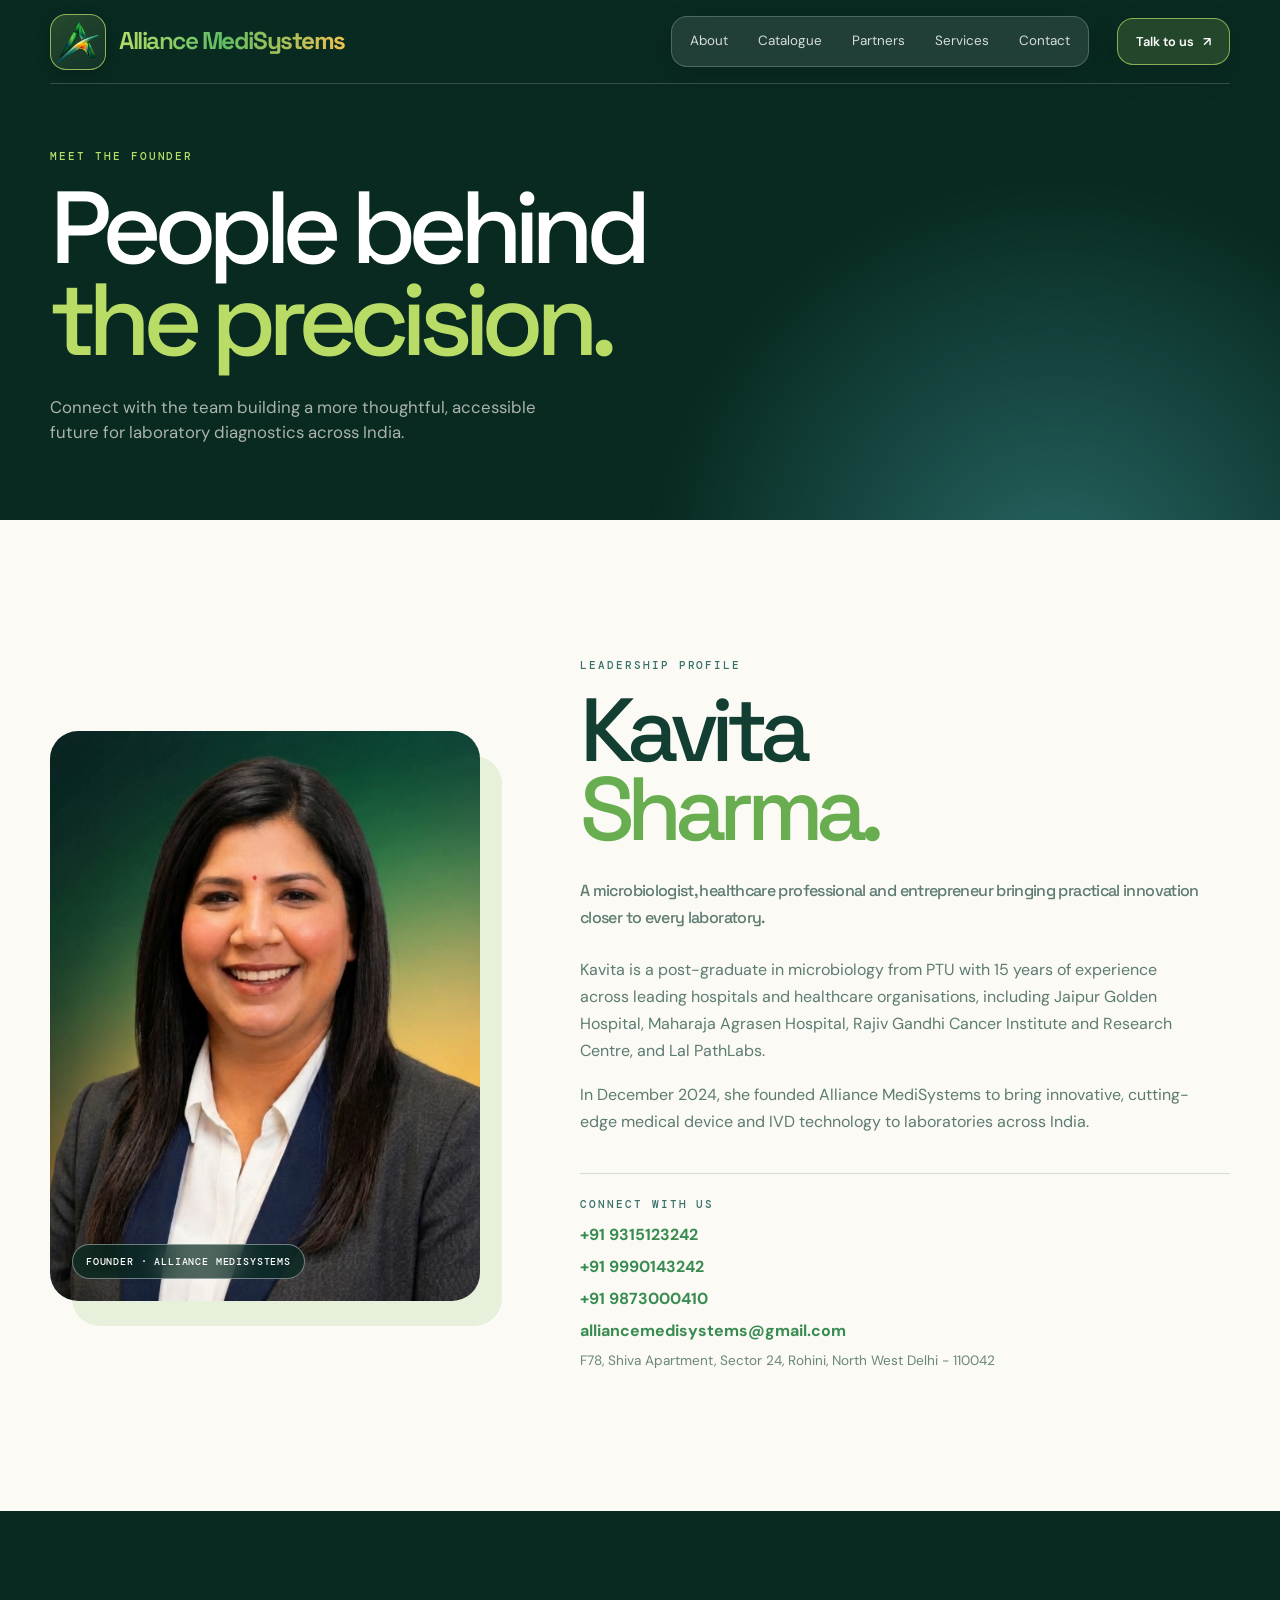
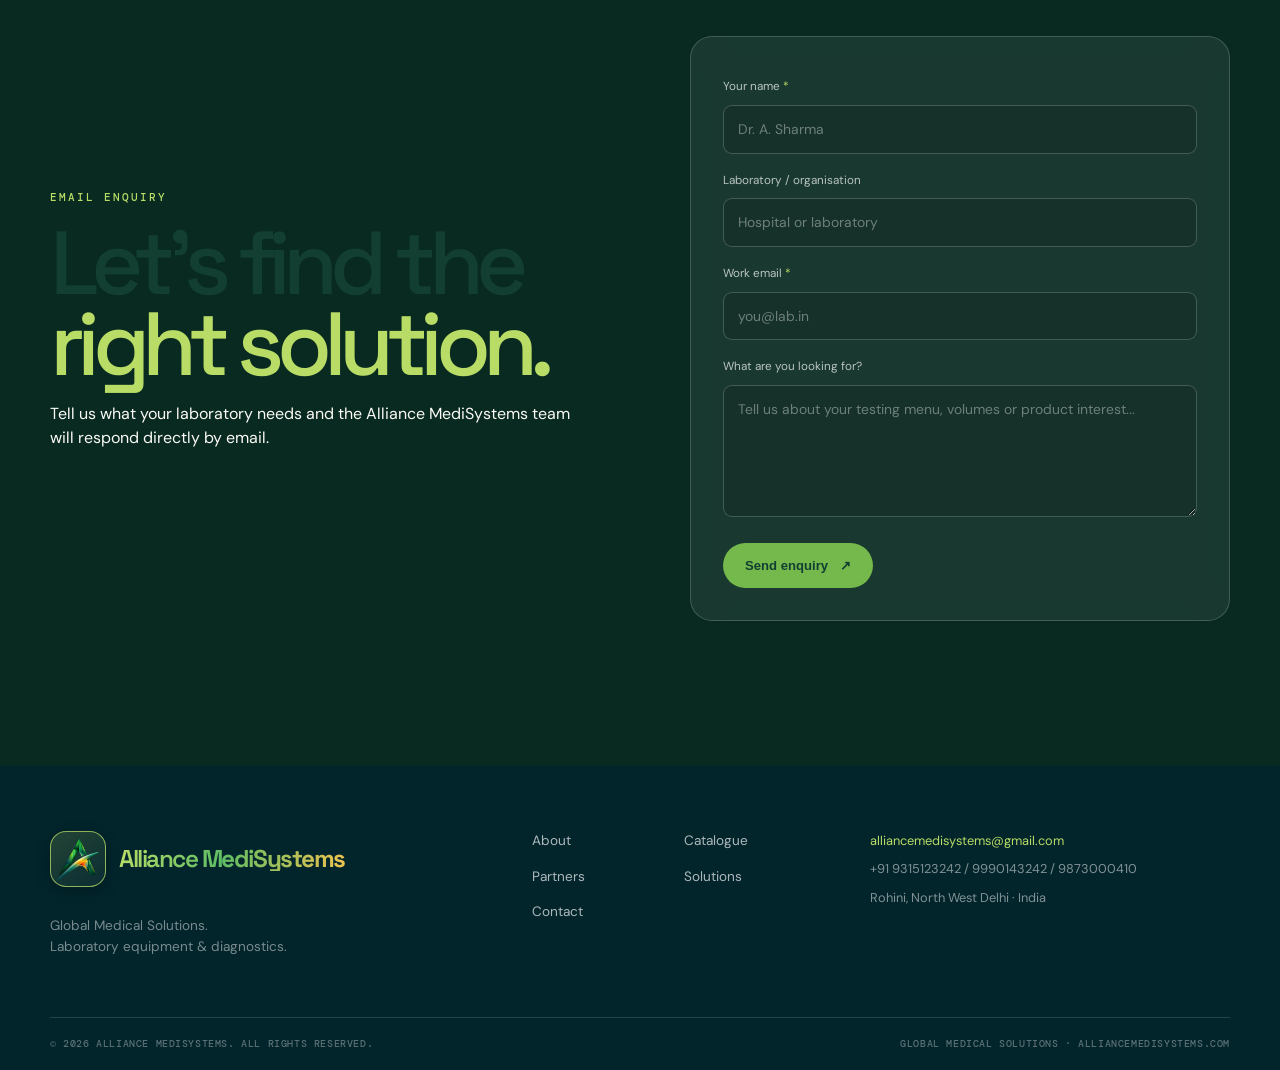
<file: contact.html>
<!doctype html>
<html lang="en">
  <head>
    <meta charset="utf-8" />
    <meta name="viewport" content="width=device-width, initial-scale=1" />
    <meta name="description" content="Contact Alliance MediSystems and meet Kavita Sharma, founder of Alliance MediSystems." />
    <title>Contact — Alliance MediSystems</title>
    <link rel="icon" href="alliance-logo-transparent.png" type="image/png" />
    <link rel="stylesheet" href="styles.css" />
  </head>
  <body class="contact-page">
    <header class="site-header contact-header">
      <div class="container nav-wrap">
        <a class="brand" href="index.html#top" aria-label="Alliance MediSystems home"><span class="logo-box"><img src="alliance-logo-transparent.png" alt="" /></span><span>Alliance <strong>MediSystems</strong></span></a>
        <nav class="nav-links" aria-label="Primary navigation"><a href="index.html#about">About</a><a href="catalogue.html">Catalogue</a><a href="index.html#partners">Partners</a><a href="index.html#services">Services</a><a href="contact.html" aria-current="page">Contact</a></nav>
        <a class="nav-cta" href="index.html#contact">Talk to us <span aria-hidden="true">↗</span></a>
      </div>
    </header>

    <main>
      <section class="contact-hero section-dark">
        <div class="hero-glow contact-glow"></div>
        <div class="container contact-page-intro"><p class="eyebrow">Meet the founder</p><h1>People behind<br /><em>the precision.</em></h1><p>Connect with the team building a more thoughtful, accessible future for laboratory diagnostics across India.</p></div>
      </section>

      <section class="section section-paper founder-page-section">
        <div class="container founder-page-grid">
          <div class="founder-page-photo"><img src="kavita-sharma.png" alt="Kavita Sharma, Founder of Alliance MediSystems" /><span>Founder · Alliance MediSystems</span></div>
          <div class="founder-page-copy"><p class="eyebrow eyebrow-dark">Leadership profile</p><h2>Kavita<br /><em>Sharma.</em></h2><p class="founder-lead">A microbiologist, healthcare professional and entrepreneur bringing practical innovation closer to every laboratory.</p><p>Kavita is a post-graduate in microbiology from PTU with 15 years of experience across leading hospitals and healthcare organisations, including Jaipur Golden Hospital, Maharaja Agrasen Hospital, Rajiv Gandhi Cancer Institute and Research Centre, and Lal PathLabs.</p><p>In December 2024, she founded Alliance MediSystems to bring innovative, cutting-edge medical device and IVD technology to laboratories across India.</p><div class="founder-contact"><p class="eyebrow eyebrow-dark">Connect with us</p><a href="tel:+919315123242">+91 9315123242</a><a href="tel:+919990143242">+91 9990143242</a><a href="tel:+919873000410">+91 9873000410</a><a href="mailto:alliancemedisystems@gmail.com">alliancemedisystems@gmail.com</a><span>F78, Shiva Apartment, Sector 24, Rohini, North West Delhi - 110042</span></div></div>
        </div>
      </section>

      <section class="section section-dark contact-page-form" id="enquiry"><div class="container contact-layout"><div class="section-heading"><p class="eyebrow">Email enquiry</p><h2>Let’s find the<br /><em>right solution.</em></h2><p>Tell us what your laboratory needs and the Alliance MediSystems team will respond directly by email.</p></div><div class="contact-card"><form action="mailto:alliancemedisystems@gmail.com" method="post" enctype="text/plain"><label for="name">Your name <span>*</span></label><input id="name" name="name" type="text" placeholder="Dr. A. Sharma" required /><label for="organisation">Laboratory / organisation</label><input id="organisation" name="organisation" type="text" placeholder="Hospital or laboratory" /><label for="email">Work email <span>*</span></label><input id="email" name="email" type="email" placeholder="you@lab.in" required /><label for="message">What are you looking for?</label><textarea id="message" name="message" rows="5" placeholder="Tell us about your testing menu, volumes or product interest..."></textarea><button class="button button-primary" type="submit">Send enquiry <span aria-hidden="true">↗</span></button></form></div></div></section>
    </main>
    <footer class="site-footer"><div class="container footer-main"><div><a class="brand brand-footer" href="index.html#top"><span class="logo-box"><img src="alliance-logo-transparent.png" alt="" /></span><span>Alliance <strong>MediSystems</strong></span></a><p>Global Medical Solutions.<br />Laboratory equipment & diagnostics.</p></div><div class="footer-links"><a href="index.html#about">About</a><a href="catalogue.html">Catalogue</a><a href="index.html#partners">Partners</a><a href="index.html#services">Solutions</a><a href="contact.html">Contact</a></div><div class="footer-contact"><span>alliancemedisystems@gmail.com</span><span>+91 9315123242 / 9990143242 / 9873000410</span><span>Rohini, North West Delhi · India</span></div></div><div class="container footer-bottom"><span>© 2026 Alliance MediSystems. All rights reserved.</span><span>Global Medical Solutions · alliancemedisystems.com</span></div></footer>
  </body>
</html>
</file>
<file: styles.css>
@import url('https://fonts.googleapis.com/css2?family=DM+Mono:wght@400;500&family=DM+Sans:wght@400;500;600;700&family=Space+Grotesk:wght@400;500;600;700&display=swap');

:root { --ink:#123f32; --ink-deep:#082a21; --paper:#fbfaf5; --aqua:#75b94c; --aqua-bright:#b9dc67; --lime:#dfe8a1; --sage:#d7e4c5; --coral:#f3c55b; --muted:#8ea59a; --line:rgba(18,63,50,.16); --display:'Space Grotesk', sans-serif; --body:'DM Sans', sans-serif; --mono:'DM Mono', monospace; }
* { box-sizing:border-box; }
html { scroll-behavior:smooth; }
body { margin:0; background:var(--paper); color:var(--ink); font-family:var(--body); font-size:16px; line-height:1.5; }
a { color:inherit; text-decoration:none; }
.container { width:min(1180px, calc(100% - 48px)); margin-inline:auto; }
.site-header { position:absolute; inset:0 0 auto; z-index:5; color:#fff; }
.nav-wrap { display:flex; align-items:center; justify-content:space-between; gap:28px; min-height:84px; border-bottom:1px solid rgba(255,255,255,.18); }
.brand { display:inline-flex; align-items:center; gap:13px; flex-shrink:0; font-family:var(--display); font-size:1.1rem; font-weight:600; letter-spacing:-.04em; }
.brand > span:last-child { font-size:1.52rem; line-height:1; letter-spacing:-.06em; background:linear-gradient(100deg,#b9dc67 0%,#5fbd64 46%,#f1c34e 100%); -webkit-background-clip:text; background-clip:text; color:transparent; }
.brand strong { color:inherit; font-weight:700; }
.logo-box { display:grid; place-items:center; width:56px; height:56px; overflow:hidden; flex:0 0 56px; border:1px solid rgba(185,220,103,.75); border-radius:16px; background:linear-gradient(145deg,rgba(185,220,103,.18),rgba(255,255,255,.04)); box-shadow:0 4px 15px rgba(0,0,0,.2); }
.logo-box img { display:block; width:100%; height:100%; padding:4px; object-fit:contain; }
.brand-mark { display:inline-flex; align-items:flex-end; gap:2px; height:22px; }
.brand-mark i { display:block; width:5px; border-radius:5px 5px 2px 2px; background:var(--aqua-bright); transform:skew(-18deg); }
.brand-mark i:nth-child(1){height:11px}.brand-mark i:nth-child(2){height:17px}.brand-mark i:nth-child(3){height:22px}
.nav-links { display:flex; align-items:center; gap:4px; margin-left:auto; padding:5px; border:1px solid rgba(255,255,255,.22); border-radius:16px; background:rgba(255,255,255,.1); box-shadow:0 10px 30px rgba(0,0,0,.12); backdrop-filter:blur(18px); font-size:.84rem; color:rgba(255,255,255,.82); }
.nav-links a { padding:9px 13px; border-radius:11px; }
.nav-links a:hover { background:rgba(255,255,255,.14); }
.nav-links a,.footer-links a { transition:color .2s ease; }.nav-links a:hover,.footer-links a:hover { color:var(--aqua-bright); }
.nav-cta { display:inline-flex; align-items:center; gap:9px; border:1px solid rgba(185,220,103,.7); padding:13px 18px; border-radius:16px; background:rgba(185,220,103,.16); box-shadow:0 10px 30px rgba(0,0,0,.12); backdrop-filter:blur(18px); font-size:.8rem; font-weight:600; transition:background .2s ease, transform .2s ease; }.nav-cta:hover { background:rgba(185,220,103,.28); transform:translateY(-1px); }
.section { padding:130px 0; }.section-dark { position:relative; overflow:hidden; background:var(--ink-deep); color:var(--paper); }.section-paper { background:var(--paper); }.section-aqua { background:#347a43; color:#fff; }.section-sage { background:var(--sage); }
.hero { min-height:760px; display:flex; flex-direction:column; justify-content:center; padding:145px 0 42px; }.hero-glow { position:absolute; width:75vw; height:75vw; right:-8%; top:-24%; background:radial-gradient(circle, rgba(116,213,205,.7), rgba(7,79,84,.34) 36%, transparent 68%); filter:blur(10px); pointer-events:none; }.hero-grid { position:absolute; inset:0; opacity:.13; background-image:linear-gradient(rgba(255,255,255,.35) 1px, transparent 1px),linear-gradient(90deg,rgba(255,255,255,.35) 1px,transparent 1px); background-size:64px 64px; mask-image:linear-gradient(to bottom, #000, transparent 80%); }
.hero-content { position:relative; z-index:1; display:grid; grid-template-columns:1fr 1fr; align-items:center; gap:48px; }.hero-copy { max-width:620px; }.eyebrow { margin:0 0 20px; color:var(--aqua-bright); font:500 .68rem/1 var(--mono); letter-spacing:.18em; text-transform:uppercase; }.eyebrow-dark { color:#39706c; }.hero h1,.section-heading h2 { margin:0; font:500 clamp(3.6rem, 8vw, 7rem)/.91 var(--display); letter-spacing:-.085em; }.hero h1 em,.section-heading h2 em { color:var(--aqua-bright); font-style:normal; }.hero-intro { max-width:420px; margin:30px 0 0; color:rgba(247,245,239,.68); font-size:1.06rem; }.hero-actions { display:flex; align-items:center; gap:24px; margin-top:36px; }.button { display:inline-flex; align-items:center; justify-content:center; gap:12px; border:1px solid transparent; border-radius:999px; padding:15px 22px; font-size:.82rem; font-weight:700; cursor:pointer; }.button-primary { background:var(--aqua); color:var(--ink); }.button-primary:hover { background:var(--aqua-bright); }.button-outline { border-color:rgba(255,255,255,.5); color:#fff; }.button-outline:hover { background:#fff; color:var(--ink); }.text-link,.dark-link { display:inline-flex; align-items:center; gap:12px; font-size:.82rem; font-weight:600; }.text-link { color:rgba(255,255,255,.8); }.text-link:hover,.dark-link:hover { color:var(--aqua-bright); }.dark-link { color:var(--ink); border-bottom:1px solid currentColor; padding-bottom:5px; }
.hero-stage { position:relative; min-height:470px; }.hero-logo-stage { display:grid; place-items:center; }.hero-logo-halo { position:absolute; width:360px; height:360px; border-radius:50%; background:radial-gradient(circle,rgba(185,220,103,.2),rgba(117,185,76,.08) 42%,transparent 70%); filter:blur(4px); }.hero-logo { position:relative; z-index:2; width:min(390px,78%); height:auto; filter:drop-shadow(0 25px 28px rgba(0,0,0,.22)); }.orbit { position:absolute; left:50%; top:50%; border:1px solid rgba(185,220,103,.45); border-radius:50%; transform:translate(-50%,-50%) rotate(-20deg); }.orbit-one { width:430px; height:180px; }.orbit-two { width:520px; height:245px; transform:translate(-50%,-50%) rotate(26deg); border-color:rgba(185,220,103,.2); }.stage-label { position:absolute; font:500 .62rem var(--mono); letter-spacing:.14em; color:rgba(255,255,255,.45); }.stage-label-bottom { bottom:19px; left:12px; }.hero-foot { position:relative; z-index:1; display:flex; justify-content:space-between; margin-top:48px; color:rgba(255,255,255,.42); font:500 .65rem var(--mono); letter-spacing:.08em; text-transform:uppercase; }.scroll-cue b { color:var(--aqua-bright); font-size:1rem; margin-left:8px; }
.ticker { overflow:hidden; background:var(--aqua); color:var(--ink); border-bottom:1px solid rgba(6,46,53,.18); }.ticker-track { display:flex; justify-content:space-around; min-width:1100px; gap:44px; padding:15px 18px; font:500 .67rem var(--mono); letter-spacing:.15em; white-space:nowrap; }.ticker b { margin-left:28px; color:#3c8f8a; }
.section-heading.centered { max-width:650px; margin:0 auto 62px; text-align:center; }.section-heading.centered h2 { font-size:clamp(3rem,6vw,5.2rem); }.section-heading.centered > p:last-child { max-width:480px; margin:26px auto 0; color:rgba(255,255,255,.68); }.section-paper .section-heading.centered > p:last-child,.section-sage .section-heading.centered > p:last-child { color:rgba(6,46,53,.68); }
.feature-products { display:grid; grid-template-columns:repeat(3,1fr); gap:15px; }.feature-card { min-height:490px; padding:18px; border-radius:24px; color:var(--ink); overflow:hidden; transition:transform .3s ease; }.feature-card:hover { transform:translateY(-6px); }.feature-card-teal { background:#9de5d8; }.feature-card-lime { background:var(--lime); }.feature-card-coral { background:#f2a486; }.product-visual { position:relative; height:270px; overflow:hidden; border-radius:16px; background:rgba(255,255,255,.28); }.card-kicker { margin:24px 0 8px; font:500 .65rem var(--mono); letter-spacing:.13em; text-transform:uppercase; opacity:.62; }.feature-card h3 { margin:0; font:600 2rem var(--display); letter-spacing:-.06em; }.feature-card p { max-width:260px; min-height:48px; margin:10px 0 22px; color:rgba(6,46,53,.7); font-size:.9rem; }.feature-card a { font-size:.78rem; font-weight:700; }.feature-card a span,.section-end-link span { margin-left:9px; }.section-end-link { margin-top:30px; text-align:center; }.section-aqua .button-outline { border-color:rgba(255,255,255,.5); }
.visual-orb { position:absolute; width:164px; height:164px; left:50%; top:50%; transform:translate(-50%,-50%); border-radius:50%; background:radial-gradient(circle at 35% 28%,#effff7,#62c8c0 45%,#0d6c71 76%); box-shadow:12px 26px 35px rgba(6,79,78,.22); }.visual-ring { position:absolute; width:228px; height:75px; left:50%; top:50%; transform:translate(-50%,-50%) rotate(-25deg); border:1px solid rgba(6,46,53,.45); border-radius:50%; }.visual-line { position:absolute; width:190px; height:2px; left:50%; top:50%; background:rgba(6,46,53,.34); transform:rotate(55deg); }.tube { position:absolute; bottom:50px; width:35px; height:155px; border-radius:18px 18px 8px 8px; background:linear-gradient(90deg,#cbdbac,#eff8c7 45%,#819363); box-shadow:12px 17px 20px rgba(57,81,38,.18); transform:rotate(22deg); }.tube:before { content:''; position:absolute; top:-17px; left:0; width:35px; height:23px; border-radius:8px 8px 2px 2px; background:#879e65; }.tube-one{left:31%;}.tube-two{left:45%; bottom:39px; transform:rotate(0deg);}.tube-three{left:59%; transform:rotate(-21deg);}.visual-wave { position:absolute; width:250px; height:80px; left:50%; top:53%; border-top:2px solid rgba(57,80,40,.42); border-radius:50%; transform:translate(-50%,-50%) rotate(-12deg); }.cell { position:absolute; border-radius:50%; background:#f6e2d6; box-shadow:inset -10px -8px 0 #ce796d, 13px 16px 20px rgba(124,59,47,.18); }.cell-a{width:108px;height:108px;left:24%;top:28%}.cell-b{width:78px;height:78px;left:53%;top:19%;background:#f8c1a9}.cell-c{width:55px;height:55px;left:60%;top:57%;background:#d8796b}.visual-grid-lines { position:absolute; inset:0; background-image:linear-gradient(rgba(117,57,45,.2) 1px, transparent 1px),linear-gradient(90deg,rgba(117,57,45,.2) 1px,transparent 1px); background-size:28px 28px; mask-image:radial-gradient(circle,#000 10%,transparent 72%); }
.split-layout { display:grid; grid-template-columns:1fr 1fr; gap:80px; align-items:start; }.section-heading h2 { color:var(--ink); font-size:clamp(3.4rem,7vw,6.4rem); }.story-copy { max-width:470px; padding-top:50px; }.story-copy p { color:rgba(6,46,53,.68); }.story-copy .lead { margin:0 0 24px; color:var(--ink); font:500 1.42rem/1.25 var(--display); letter-spacing:-.04em; }.stats-row { display:grid; grid-template-columns:repeat(4,1fr); gap:24px; margin-top:110px; padding-top:27px; border-top:1px solid var(--line); }.stat { display:flex; align-items:flex-start; gap:14px; }.stat strong { color:#287c78; font:500 2.8rem/.9 var(--display); letter-spacing:-.08em; }.stat span { color:rgba(6,46,53,.62); font-size:.78rem; line-height:1.25; }
.catalog-section { background:#103f2f; }.split-heading { display:flex; justify-content:space-between; align-items:end; gap:70px; margin-bottom:60px; }.split-heading h2 { color:#fff; }.split-heading > p { max-width:290px; margin:0 0 8px; color:rgba(255,255,255,.57); font-size:.95rem; }.catalog-grid { display:grid; grid-template-columns:repeat(3,1fr); border-top:1px solid rgba(255,255,255,.2); border-left:1px solid rgba(255,255,255,.2); }.catalog-card { position:relative; min-height:250px; padding:24px; border-right:1px solid rgba(255,255,255,.2); border-bottom:1px solid rgba(255,255,255,.2); transition:background .2s ease; }.catalog-card:hover { background:rgba(185,220,103,.1); }.catalog-number { position:absolute; top:25px; right:24px; color:rgba(255,255,255,.36); font:500 .7rem var(--mono); }.mini-icon { position:relative; width:78px; height:60px; margin-bottom:20px; color:var(--aqua-bright); }.mini-wave:before { content:''; position:absolute; inset:18px 0 0; border-top:2px solid currentColor; border-radius:50%; transform:rotate(-14deg); }.mini-wave:after { content:''; position:absolute; left:19px; top:5px; width:35px; height:35px; border:1px solid currentColor; border-radius:50%; }.mini-signal:before { content:'◒'; font:3.7rem/1 var(--display); }.mini-dots { background:radial-gradient(circle,currentColor 2px,transparent 3px) 0 0/17px 17px; mask-image:linear-gradient(135deg,#000 10%,transparent 70%); }.mini-bars { display:flex; align-items:end; gap:6px; border-bottom:2px solid currentColor; }.mini-bars:before,.mini-bars:after { content:''; width:13px; background:currentColor; }.mini-bars:before { height:35px; box-shadow:20px -17px 0 currentColor,40px -7px 0 currentColor; }.mini-ring { border:1px solid currentColor; border-radius:50%; box-shadow:inset 0 0 0 10px #103f2f, inset 0 0 0 11px currentColor; }.mini-cross:before { content:'+'; position:absolute; inset:0; font:5rem/.7 var(--display); }.catalog-card .card-kicker { color:var(--aqua-bright); margin:0 0 7px; }.catalog-card h3 { margin:0 0 7px; color:#fff; font:500 1.5rem var(--display); letter-spacing:-.05em; }.catalog-card > span:last-child { color:rgba(255,255,255,.5); font-size:.8rem; }
.partners-section { padding-bottom:80px; }.partner-list { display:grid; grid-template-columns:repeat(4,1fr); gap:0; margin-top:105px; border-top:1px solid var(--line); }.partner-list > div { padding:24px 18px 5px 0; border-right:1px solid var(--line); }.partner-list > div:not(:first-child){padding-left:22px}.partner-list span { display:block; color:#48908a; font:500 .7rem var(--mono); }.partner-list strong { display:block; margin-top:28px; font:500 1.2rem var(--display); letter-spacing:-.04em; }.partner-list small { display:block; margin-top:7px; color:rgba(6,46,53,.58); font-size:.76rem; }
.service-steps { display:grid; grid-template-columns:repeat(4,1fr); gap:20px; }.service-step { padding-top:18px; border-top:1px solid rgba(6,46,53,.35); }.service-step > span { color:#39706c; font:500 .7rem var(--mono); }.service-step h3 { margin:45px 0 12px; font:500 1.3rem var(--display); letter-spacing:-.04em; }.service-step p { margin:0; max-width:210px; color:rgba(6,46,53,.63); font-size:.85rem; }
.contact-section { padding:150px 0 170px; }.contact-glow { top:20%; right:-20%; background:radial-gradient(circle,rgba(76,172,178,.46),transparent 60%); }.contact-layout { position:relative; z-index:1; display:grid; grid-template-columns:1fr 1fr; align-items:center; gap:100px; }.contact-section .section-heading h2 { color:#fff; }.contact-section .section-heading > p:last-child { max-width:365px; margin-top:28px; color:rgba(255,255,255,.6); }.contact-details { display:grid; gap:8px; margin-top:32px; color:rgba(255,255,255,.62); font-size:.82rem; }.contact-details a { color:var(--aqua-bright); }.contact-details a:hover { color:#fff; }.contact-card { padding:32px; border:1px solid rgba(255,255,255,.18); border-radius:22px; background:rgba(255,255,255,.07); backdrop-filter:blur(16px); }.contact-card form { display:grid; gap:9px; }.contact-card label { margin-top:9px; color:rgba(255,255,255,.7); font-size:.73rem; }.contact-card label span { color:var(--aqua-bright); }.contact-card input,.contact-card textarea { width:100%; border:1px solid rgba(255,255,255,.2); border-radius:9px; padding:13px 14px; background:rgba(0,0,0,.12); color:#fff; font:inherit; font-size:.87rem; outline:0; }.contact-card input:focus,.contact-card textarea:focus { border-color:var(--aqua-bright); }.contact-card textarea { resize:vertical; }.contact-card ::placeholder { color:rgba(255,255,255,.38); }.contact-card button { justify-self:start; margin-top:17px; border:0; }
.founder-profile { display:grid; grid-template-columns:220px 1fr; gap:28px; align-items:start; margin-top:52px; padding:24px; border:1px solid rgba(185,220,103,.34); border-radius:24px; background:linear-gradient(135deg,rgba(255,255,255,.11),rgba(185,220,103,.1)); box-shadow:0 18px 45px rgba(0,0,0,.16); backdrop-filter:blur(14px); }.founder-profile img { width:220px; height:280px; object-fit:cover; object-position:center top; border-radius:18px; border:1px solid rgba(255,255,255,.3); box-shadow:0 12px 24px rgba(0,0,0,.18); }.founder-profile .eyebrow { margin:4px 0 11px; font-size:.62rem; }.founder-profile h3 { margin:0 0 15px; color:#fff; font:600 2.15rem/1 var(--display); letter-spacing:-.06em; }.founder-profile p:not(.eyebrow) { margin:0 0 13px; color:rgba(255,255,255,.72); font-size:.9rem; line-height:1.55; }
.form-eyebrow { margin:0 0 8px; color:var(--aqua-bright); font:500 .65rem var(--mono); letter-spacing:.15em; text-transform:uppercase; }.form-title { margin:0; color:#fff; font:500 2rem/1.05 var(--display); letter-spacing:-.06em; }.form-intro { margin:12px 0 20px; color:rgba(255,255,255,.58); font-size:.84rem; }
.contact-header { position:absolute; }.contact-hero { min-height:520px; display:flex; align-items:end; padding:150px 0 75px; }.contact-page-intro { position:relative; z-index:1; }.contact-page-intro h1 { margin:0; color:#fff; font:500 clamp(4rem,8vw,7rem)/.9 var(--display); letter-spacing:-.085em; }.contact-page-intro h1 em { color:var(--aqua-bright); font-style:normal; }.contact-page-intro > p:last-child { max-width:490px; margin:28px 0 0; color:rgba(247,245,239,.68); font-size:1.05rem; }.founder-page-section { padding:140px 0; }.founder-page-grid { display:grid; grid-template-columns:minmax(300px,430px) 1fr; gap:100px; align-items:center; }.founder-page-photo { position:relative; }.founder-page-photo img { display:block; width:100%; height:570px; object-fit:cover; object-position:center top; border-radius:28px; box-shadow:22px 25px 0 rgba(117,185,76,.16); }.founder-page-photo span { position:absolute; left:22px; bottom:22px; padding:10px 13px; border:1px solid rgba(255,255,255,.4); border-radius:999px; background:rgba(8,42,33,.7); color:#fff; backdrop-filter:blur(14px); font:500 .65rem var(--mono); letter-spacing:.08em; text-transform:uppercase; }.founder-page-copy h2 { margin:0 0 28px; color:var(--ink); font:500 clamp(4rem,7vw,6.5rem)/.88 var(--display); letter-spacing:-.085em; }.founder-page-copy h2 em { color:#68ad50; font-style:normal; }.founder-page-copy > p:not(.eyebrow) { max-width:620px; color:rgba(18,63,50,.68); font-size:1rem; line-height:1.7; }.founder-page-copy .founder-lead { margin:0 0 25px; color:var(--ink); font:500 1.45rem/1.3 var(--display); letter-spacing:-.04em; }.founder-contact { display:grid; gap:8px; margin-top:38px; padding-top:25px; border-top:1px solid var(--line); }.founder-contact .eyebrow { margin-bottom:5px; }.founder-contact a { color:#398c51; font-weight:700; }.founder-contact a:hover { color:#d49d27; }.founder-contact span { color:rgba(18,63,50,.62); font-size:.85rem; }.contact-page-form { padding:125px 0 145px; }
.site-footer { background:#02242b; color:var(--paper); padding:65px 0 20px; }.footer-main { display:grid; grid-template-columns:1.2fr .8fr 1fr; gap:50px; padding-bottom:60px; }.brand-footer { color:#fff; }.footer-main p { margin:23px 0 0; color:rgba(255,255,255,.47); font-size:.85rem; }.footer-links { display:grid; grid-template-columns:repeat(2,1fr); gap:15px; align-content:start; color:rgba(255,255,255,.68); font-size:.85rem; }.footer-contact { display:grid; align-content:start; gap:9px; color:rgba(255,255,255,.5); font-size:.8rem; }.footer-contact span:first-child { color:var(--aqua-bright); }.footer-bottom { display:flex; justify-content:space-between; gap:20px; padding-top:19px; border-top:1px solid rgba(255,255,255,.14); color:rgba(255,255,255,.35); font:500 .62rem var(--mono); text-transform:uppercase; letter-spacing:.06em; }
@media (max-width: 800px) { .container{width:min(100% - 32px, 620px)}.nav-wrap{min-height:72px}.logo-box{width:46px;height:46px;flex-basis:46px;border-radius:14px}.brand{gap:9px}.brand > span:last-child{font-size:1.16rem}.nav-links{display:none}.nav-cta{padding:8px 12px}.hero{min-height:850px;padding-top:125px}.hero-content,.split-layout,.contact-layout{grid-template-columns:1fr;gap:40px}.hero-copy{max-width:520px}.hero-stage{min-height:390px;order:2}.hero h1{font-size:clamp(3.7rem,17vw,6rem)}.hero-foot{margin-top:25px}.stage-label-top{right:12px}.feature-products,.catalog-grid{grid-template-columns:1fr}.feature-card{min-height:430px}.product-visual{height:220px}.section{padding:90px 0}.section-heading h2{font-size:clamp(3.5rem,16vw,5rem)}.story-copy{padding-top:0}.stats-row{grid-template-columns:repeat(2,1fr);margin-top:65px}.split-heading{display:block}.split-heading>p{margin-top:25px}.partner-list{grid-template-columns:repeat(2,1fr);margin-top:70px}.partner-list>div{border-bottom:1px solid var(--line);padding-bottom:22px}.service-steps{grid-template-columns:repeat(2,1fr);gap:40px 20px}.contact-layout{gap:55px}.footer-main{grid-template-columns:1fr 1fr;gap:35px}.footer-contact{grid-column:1/-1}.footer-bottom{display:block}.footer-bottom span{display:block;margin-top:7px} }
@media (max-width: 800px) { .founder-profile{grid-template-columns:180px 1fr}.founder-profile img{width:180px;height:230px}.contact-hero{min-height:470px;padding:130px 0 60px}.founder-page-section{padding:90px 0}.founder-page-grid{grid-template-columns:1fr;gap:55px}.founder-page-photo img{height:500px}.founder-page-copy h2{font-size:clamp(4rem,16vw,6rem)}.contact-page-form{padding:90px 0} }
@media (max-width: 430px) { .hero-actions{align-items:flex-start;flex-direction:column;gap:18px}.hero-stage{transform:scale(.83);transform-origin:center top;margin-bottom:-70px}.stats-row{gap:28px 10px}.stat strong{font-size:2.3rem}.partner-list{grid-template-columns:1fr}.partner-list>div,.partner-list>div:not(:first-child){padding-left:0}.service-steps{grid-template-columns:1fr}.footer-main{grid-template-columns:1fr}.footer-links{grid-column:1/-1}.contact-card{padding:21px}.founder-profile{grid-template-columns:1fr;padding:18px}.founder-profile img{width:100%;height:300px}.founder-profile h3{font-size:1.9rem}.contact-page-intro h1{font-size:clamp(3.7rem,17vw,5rem)}.founder-page-photo img{height:420px}.founder-page-photo span{left:14px;bottom:14px;font-size:.56rem} }
</file>
<file: catalogue.css>
.catalog-page { background:var(--paper); }
.catalog-nav { position:absolute; inset:0 0 auto; z-index:5; color:#fff; }
.catalog-nav .active { color:var(--aqua-bright); }
.catalog-hero { min-height:560px; padding:170px 0 90px; position:relative; overflow:hidden; }
.catalog-hero-content { position:relative; z-index:1; display:grid; grid-template-columns:1.25fr .75fr; align-items:end; gap:80px; }
.catalog-hero h1 { margin:0; font:500 clamp(3.2rem,7vw,6.4rem)/.92 var(--display); letter-spacing:-.08em; }
.catalog-hero h1 em,.catalog-intro h2 em,.catalog-section-card h2 em { color:var(--aqua-bright); font-style:normal; }
.catalog-hero-content > div:first-child > p:last-child { max-width:510px; margin:30px 0 0; color:rgba(255,255,255,.65); font-size:1.03rem; }
.catalog-hero-actions { display:flex; align-items:center; gap:20px; margin-top:30px; }.catalog-download { color:var(--aqua-bright); font-size:.8rem; font-weight:700; }.catalog-download:hover { color:#fff; }
.catalog-hero-card { position:relative; min-height:240px; padding:28px; display:flex; flex-direction:column; justify-content:space-between; overflow:hidden; border:1px solid rgba(255,255,255,.25); border-radius:24px; background:linear-gradient(145deg,rgba(255,255,255,.17),rgba(255,255,255,.04)); box-shadow:20px 25px 60px rgba(0,0,0,.18); }
.catalog-hero-card span,.catalog-hero-card small { font:500 .66rem var(--mono); letter-spacing:.15em; color:rgba(255,255,255,.57); }.catalog-hero-card strong { position:relative; z-index:1; color:var(--aqua-bright); font:500 clamp(5rem,10vw,8rem)/.8 var(--display); letter-spacing:-.13em; }.catalog-hero-lines { position:absolute; inset:30px -90px -100px 15px; border:1px solid rgba(155,233,223,.28); border-radius:50%; transform:rotate(-24deg); box-shadow:0 0 0 25px rgba(155,233,223,.04),0 0 0 51px rgba(155,233,223,.03); }
.catalog-intro { padding:105px 0 65px; }.intro-grid { display:grid; grid-template-columns:1fr 1fr; gap:90px; }.catalog-intro h2 { margin:0; color:var(--ink); font:500 clamp(3.4rem,7vw,6.1rem)/.9 var(--display); letter-spacing:-.09em; }.intro-grid > div:last-child { max-width:560px; padding-top:31px; }.intro-grid p { color:rgba(6,46,53,.68); }.intro-lead { color:var(--ink)!important; font:500 1.35rem/1.25 var(--display); letter-spacing:-.04em; }.catalog-contact-strip { display:grid; gap:7px; margin-top:28px; padding-top:20px; border-top:1px solid var(--line); color:#39706c; font-size:.8rem; }.catalog-contact-strip a { font-weight:700; }
.catalog-body { padding:25px 0 120px; }.catalog-layout { display:grid; grid-template-columns:230px 1fr; gap:55px; align-items:start; }.catalog-toc { position:sticky; top:25px; }.toc-box { display:grid; gap:4px; padding:20px 17px; border:1px solid var(--line); border-radius:18px; background:#fff; box-shadow:0 16px 35px rgba(6,46,53,.06); }.toc-label { margin-bottom:14px; color:#39706c; font:500 .64rem var(--mono); letter-spacing:.15em; }.toc-box a { display:flex; align-items:center; gap:10px; padding:9px 0; border-bottom:1px solid rgba(6,46,53,.08); color:rgba(6,46,53,.72); font-size:.78rem; }.toc-box a:hover { color:#0b8f89; }.toc-box a b { width:22px; color:#0b8f89; font:500 .65rem var(--mono); }.toc-box .toc-home { margin-top:10px; border:0; color:#0b8f89; font-weight:700; }
.catalog-content { display:grid; gap:24px; }.catalog-section-card { scroll-margin-top:30px; padding:38px; border:1px solid rgba(6,46,53,.12); border-radius:27px; background:#fff; box-shadow:0 22px 60px rgba(6,46,53,.06); }.catalog-section-head { display:grid; grid-template-columns:1.15fr .85fr; gap:35px; align-items:end; padding-bottom:34px; border-bottom:1px solid var(--line); }.catalog-section-head h2 { margin:0; color:var(--ink); font:500 clamp(2.8rem,5vw,4.8rem)/.9 var(--display); letter-spacing:-.09em; }.catalog-section-head > p { margin:0; color:rgba(6,46,53,.65); font-size:.9rem; }.section-number { display:block; margin-bottom:18px; color:#0b8f89; font:500 .73rem var(--mono); }.catalog-section-head .eyebrow { margin-bottom:11px; }
.product-block { margin-top:30px; padding:25px; border-radius:18px; background:#f2f7f1; }.compact-block { background:#f7f4ec; }.product-title { display:flex; align-items:baseline; flex-wrap:wrap; gap:11px; margin-bottom:14px; }.product-title h3 { margin:0; color:var(--ink); font:600 1.65rem var(--display); letter-spacing:-.06em; }.product-title p { margin:0; color:rgba(6,46,53,.54); font-size:.78rem; }.brand-tag { padding:6px 8px; border-radius:5px; background:var(--ink); color:var(--aqua-bright); font:500 .58rem var(--mono); letter-spacing:.11em; }.product-block > p { color:rgba(6,46,53,.68); font-size:.86rem; }.small-note { color:rgba(6,46,53,.54)!important; font-size:.75rem!important; }
.table-scroll { margin:20px -25px 0; overflow:auto; }.table-scroll table { width:100%; min-width:650px; border-collapse:collapse; text-align:left; font-size:.74rem; }.table-scroll th,.table-scroll td { padding:11px 25px; border-top:1px solid rgba(6,46,53,.12); vertical-align:top; }.table-scroll thead th { color:#39706c; font:500 .62rem var(--mono); letter-spacing:.09em; text-transform:uppercase; }.table-scroll tbody th { color:var(--ink); font-weight:700; }.table-scroll td { color:rgba(6,46,53,.7); }
.feature-list { display:grid; grid-template-columns:repeat(2,1fr); gap:8px 28px; margin:22px 0 0; padding:0; list-style:none; color:rgba(6,46,53,.65); font-size:.78rem; }.feature-list li:before { content:'+'; margin-right:8px; color:#0b8f89; font-weight:700; }.spec-chips { display:flex; flex-wrap:wrap; gap:8px; margin-top:18px; }.spec-chips span { padding:8px 10px; border:1px solid rgba(6,46,53,.13); border-radius:999px; color:#39706c; background:rgba(255,255,255,.55); font-size:.68rem; }
.menu-details,.nested-details { margin-top:20px; border:1px solid rgba(6,46,53,.14); border-radius:13px; background:#fbfcf8; }.menu-details summary,.nested-details summary { cursor:pointer; padding:15px 17px; color:var(--ink); font-size:.82rem; font-weight:700; list-style:none; }.menu-details summary:after,.nested-details summary:after { content:'+'; float:right; color:#0b8f89; font-size:1.15rem; font-weight:400; }.menu-details[open] summary:after,.nested-details[open] summary:after { content:'−'; }.menu-details summary::-webkit-details-marker,.nested-details summary::-webkit-details-marker { display:none; }.menu-grid { display:grid; grid-template-columns:repeat(2,1fr); gap:19px; padding:3px 17px 20px; }.menu-grid div { padding-top:14px; border-top:1px solid rgba(6,46,53,.1); }.menu-grid b { color:#0b8f89; font:500 .64rem var(--mono); letter-spacing:.08em; text-transform:uppercase; }.menu-grid p { margin:7px 0 0; color:rgba(6,46,53,.66); font-size:.75rem; line-height:1.55; }.wide-menu { grid-template-columns:repeat(2,1fr); }.nested-details { margin-top:18px; background:#fff; }.nested-details summary { font-size:.76rem; }.marker-table { display:grid; grid-template-columns:180px 1fr; padding:0 17px 18px; font-size:.75rem; }.marker-table span { padding:10px 0; border-top:1px solid rgba(6,46,53,.1); }.marker-table span:nth-child(odd) { color:#0b8f89; font-weight:700; }.marker-table span:nth-child(even) { color:rgba(6,46,53,.65); }.catalog-list { display:grid; gap:8px; padding:0 17px 20px; }.catalog-list span { padding-top:8px; border-top:1px solid rgba(6,46,53,.09); color:rgba(6,46,53,.68); font-size:.74rem; }
.catalog-disclaimer { padding:21px 24px; border:1px solid rgba(141,109,43,.25); border-radius:15px; background:#fff9e7; color:rgba(78,58,22,.72); font-size:.76rem; }.catalog-disclaimer strong { color:#7d5c1e; }
@media (max-width:800px){.catalog-hero{min-height:680px;padding-top:130px}.catalog-hero-content,.intro-grid,.catalog-section-head{grid-template-columns:1fr;gap:35px}.catalog-hero-card{min-height:190px}.catalog-intro{padding-top:80px}.catalog-layout{grid-template-columns:1fr;gap:25px}.catalog-toc{position:static}.toc-box{grid-template-columns:repeat(2,1fr);gap:0 12px}.toc-label{grid-column:1/-1}.toc-box .toc-home{grid-column:1/-1}.catalog-section-card{padding:25px 18px}.product-block{padding:18px}.table-scroll{margin-left:-18px;margin-right:-18px}.table-scroll th,.table-scroll td{padding-left:18px;padding-right:18px}.feature-list,.menu-grid,.wide-menu{grid-template-columns:1fr}.marker-table{grid-template-columns:1fr}.marker-table span:nth-child(even){padding-top:0;border-top:0;padding-bottom:10px}.catalog-nav .nav-links{display:none}}
@media (max-width:430px){.toc-box{grid-template-columns:1fr}.catalog-hero h1{font-size:3.5rem}.catalog-section-head h2{font-size:3.2rem}}
</file>
